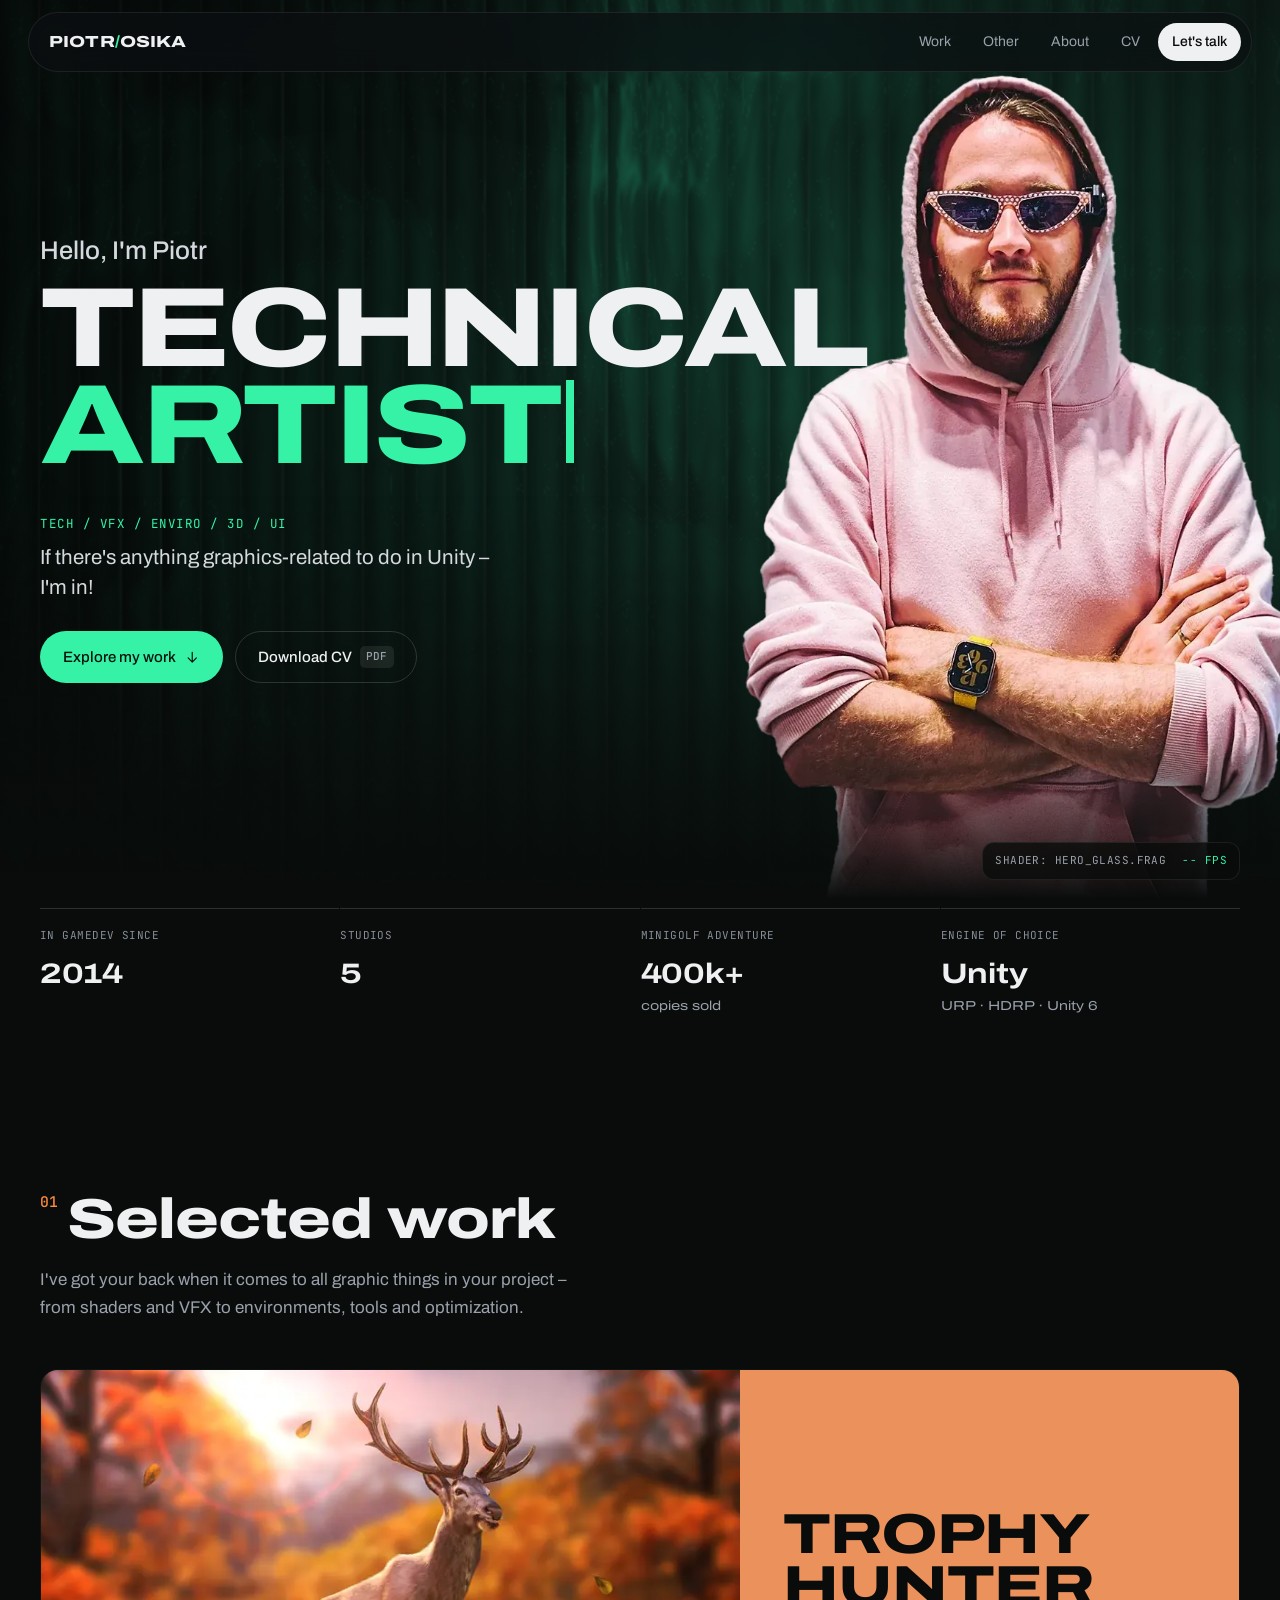
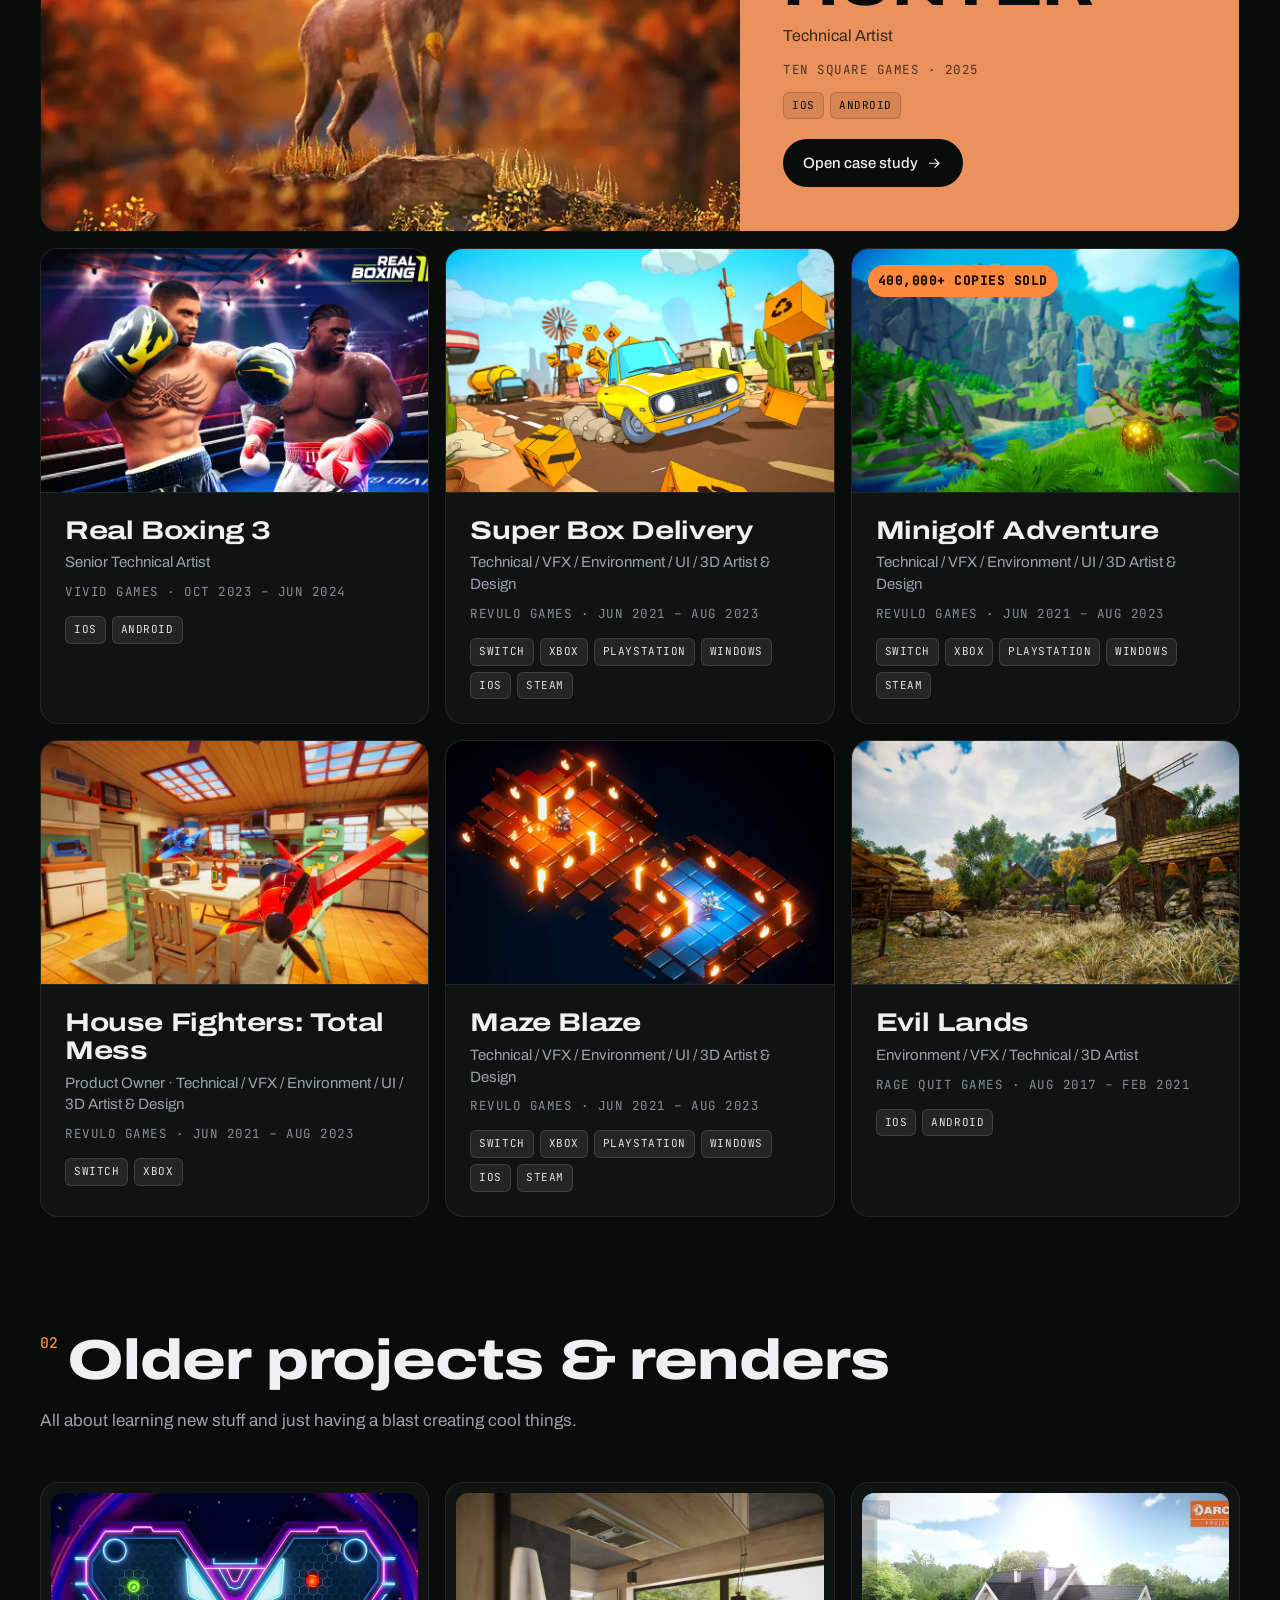
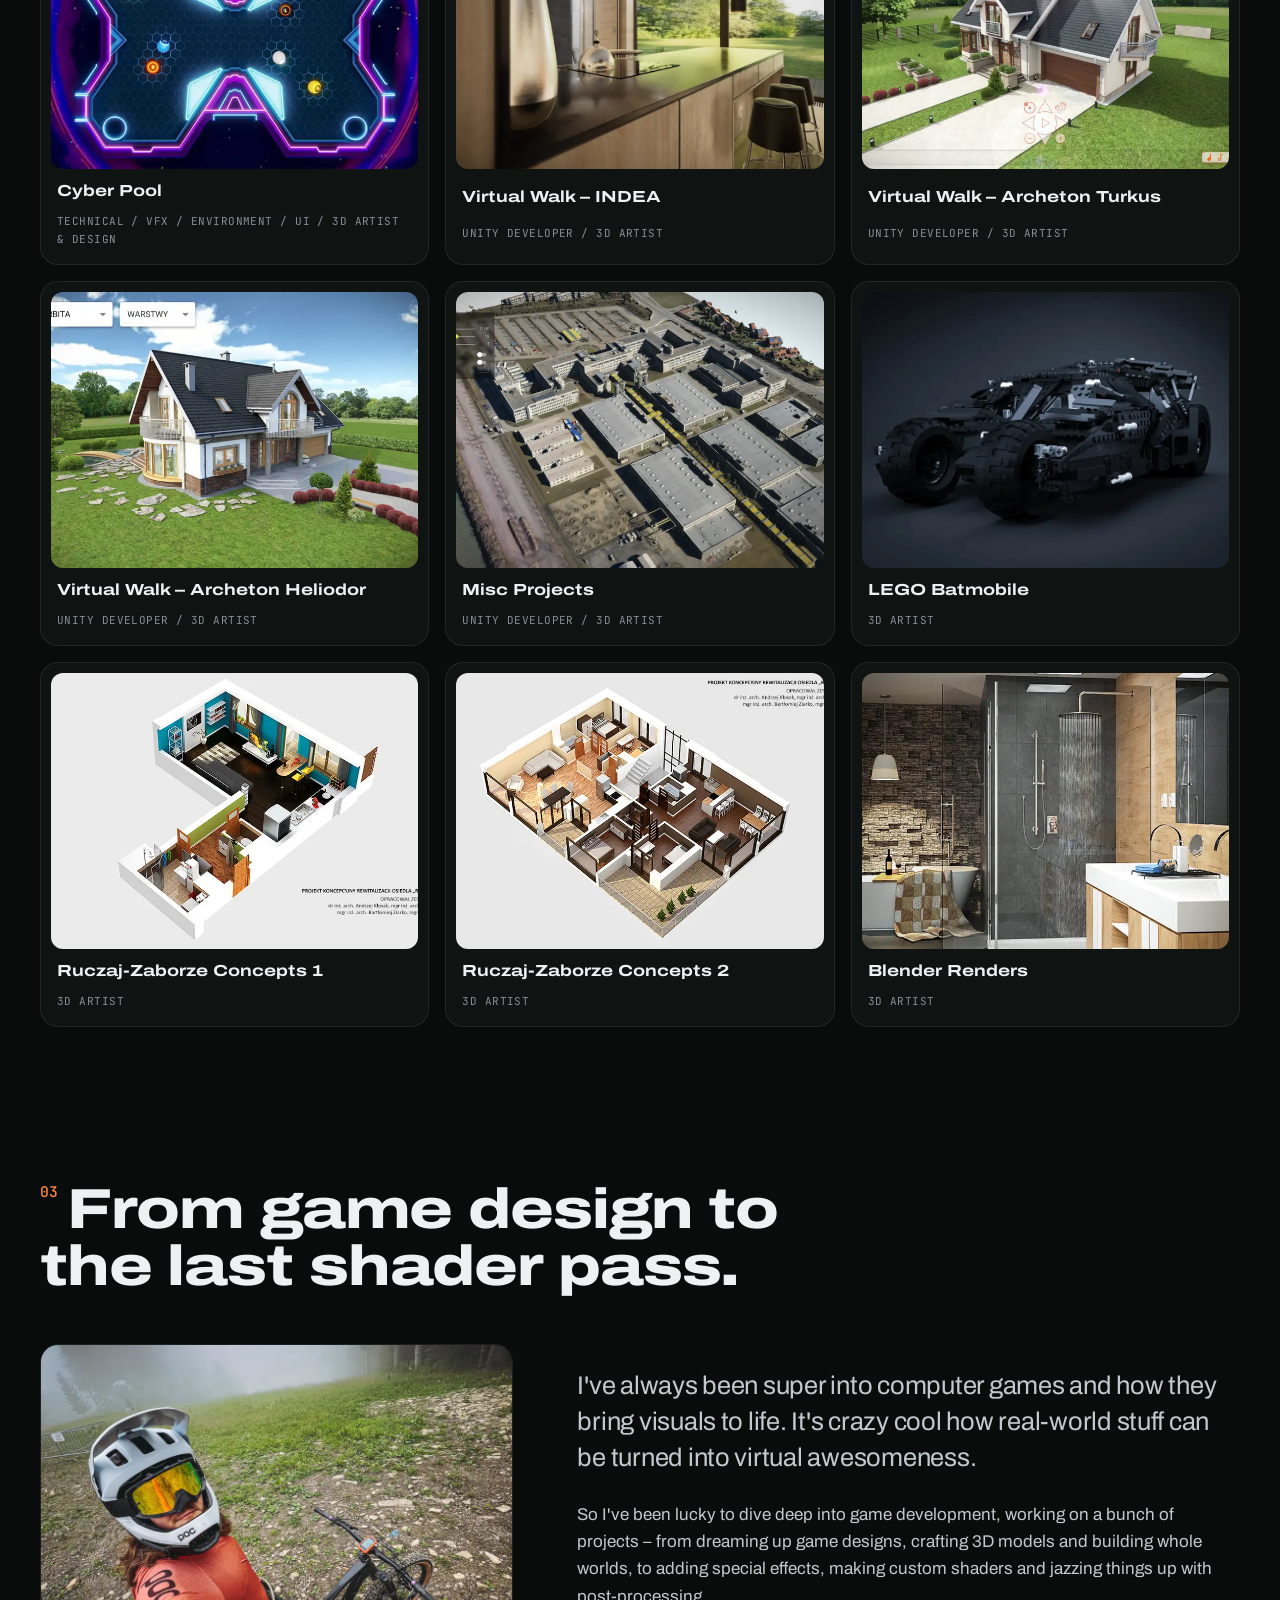
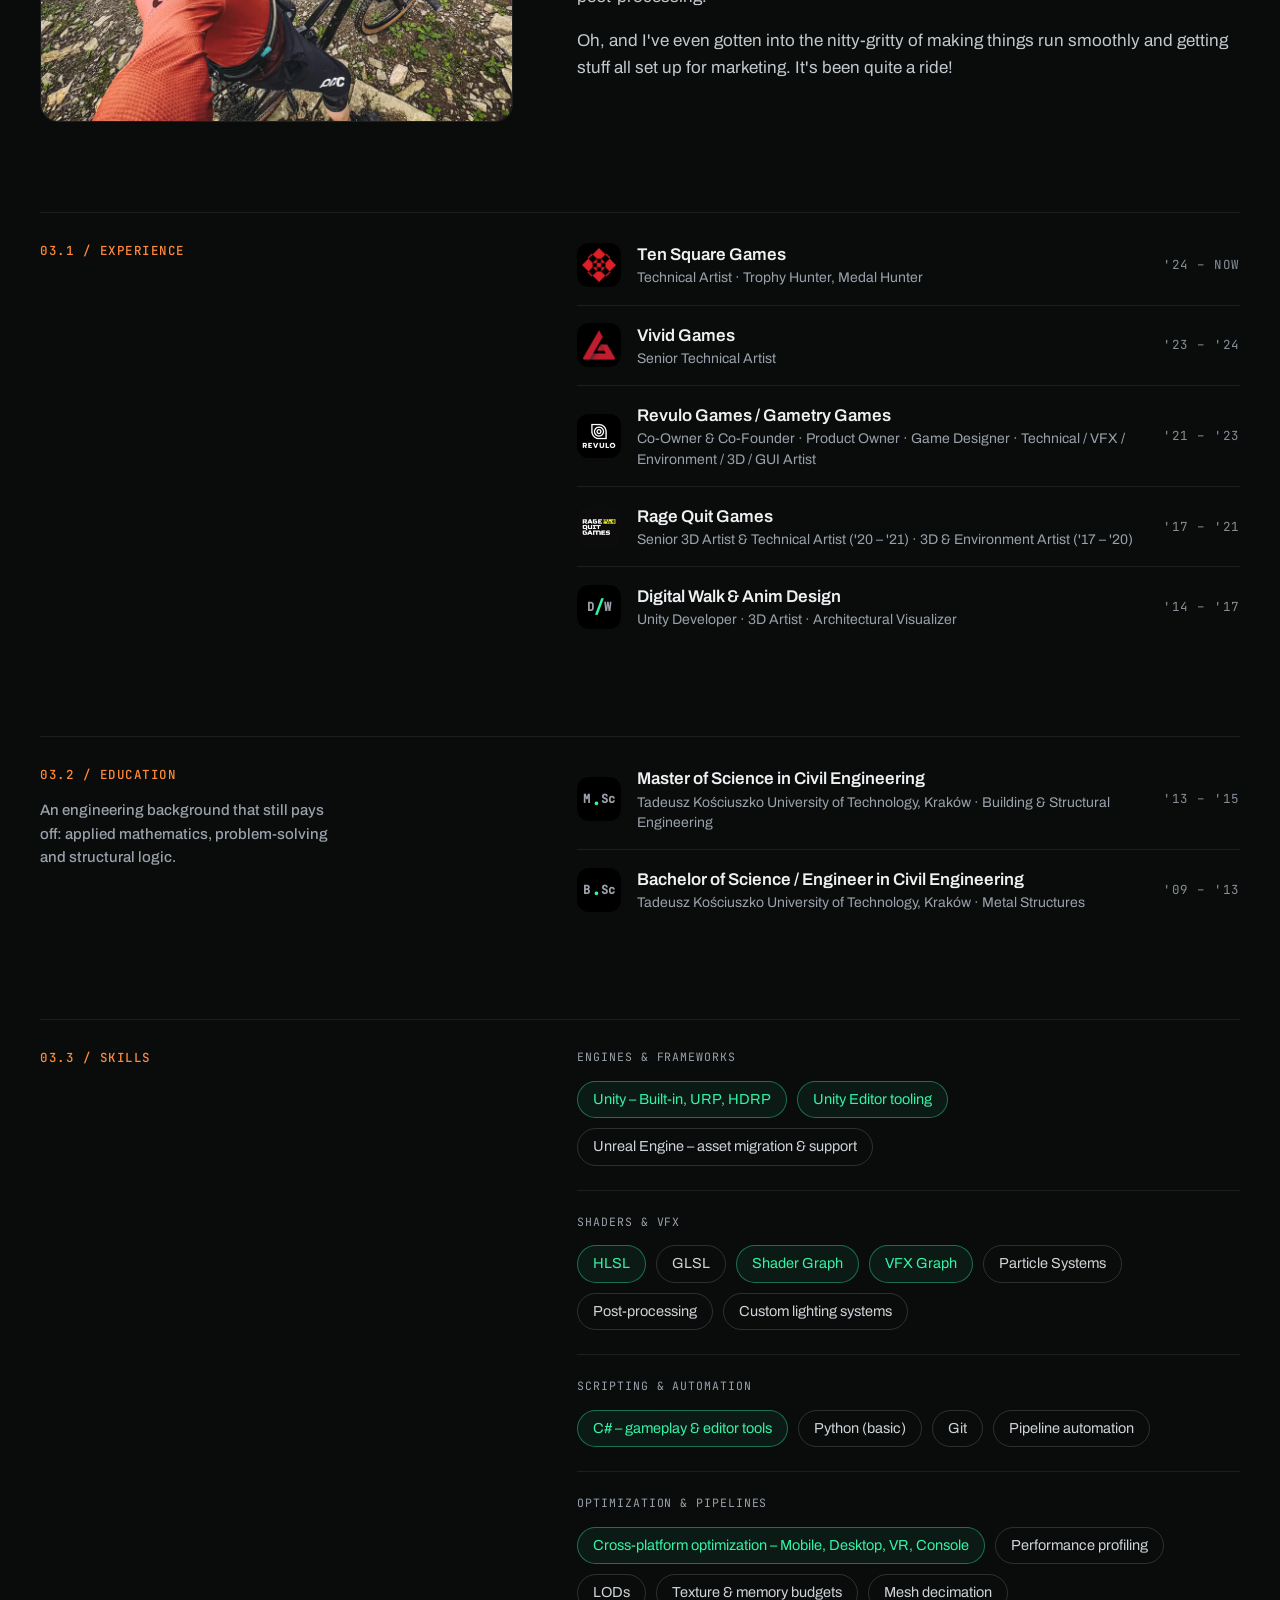
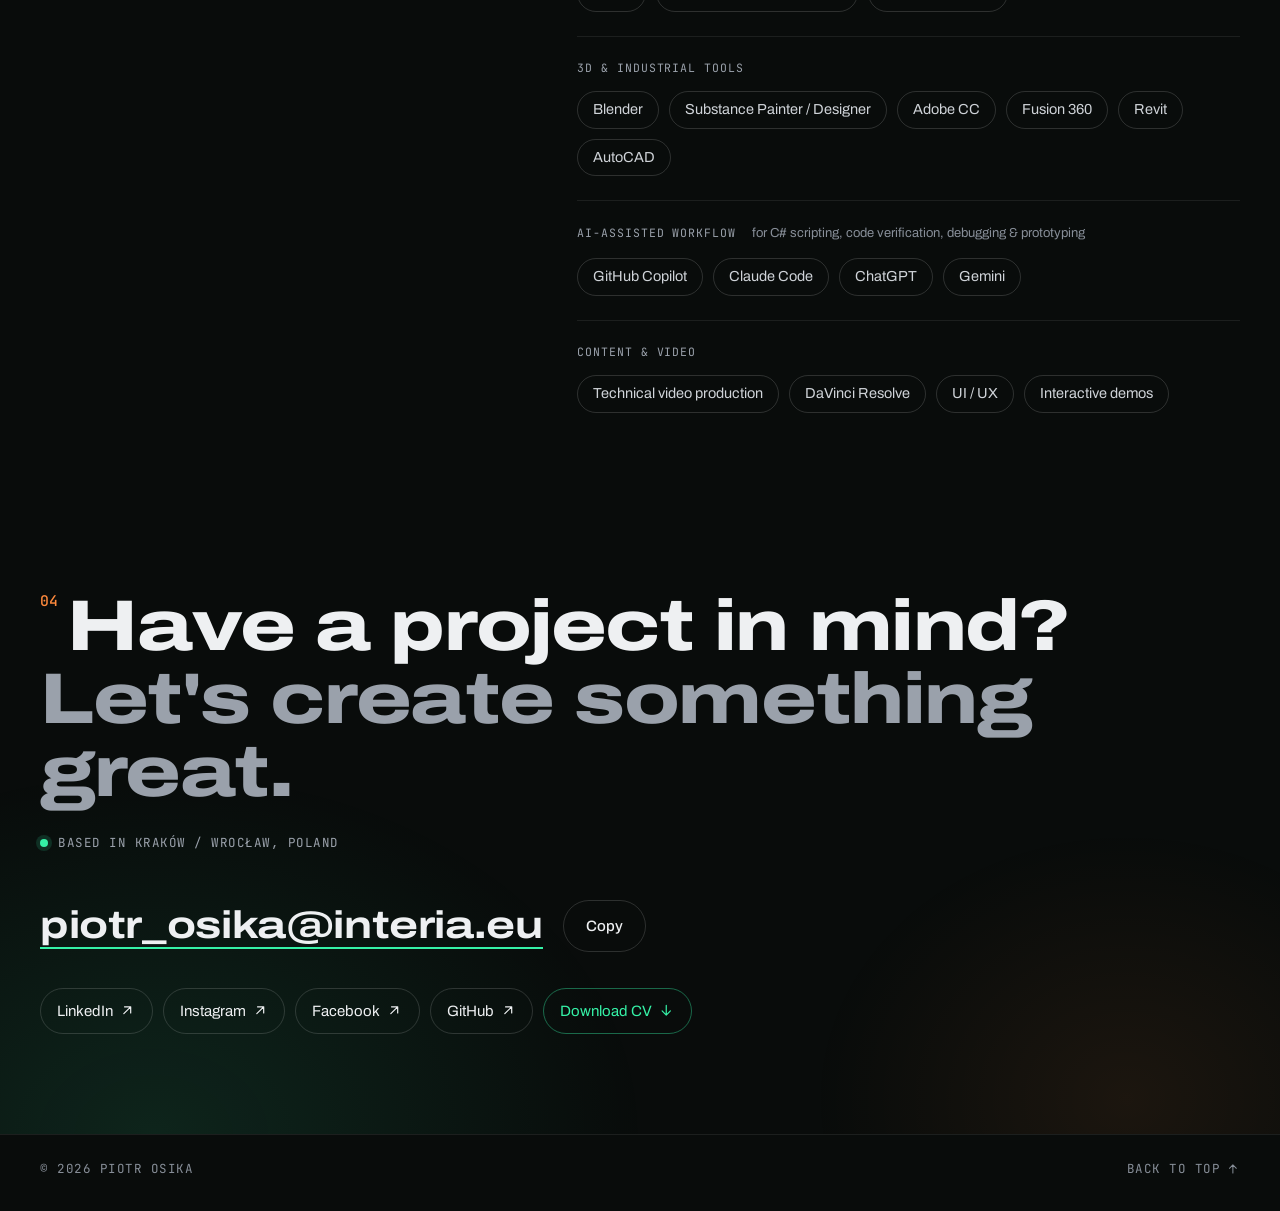
<file: index.html>
<!doctype html>
<html lang="en">
<head>
  <meta charset="utf-8">
  <meta name="viewport" content="width=device-width, initial-scale=1">
  <title>Piotr Osika – Technical Artist</title>
  <meta name="description" content="Piotr Osika – Technical, VFX, Environment, 3D & UI Artist. Shaders, effects, tools and worlds in Unity.">
  <meta name="theme-color" content="#090c0b">
  <link rel="canonical" href="https://pietruh00s.github.io/">
  <meta property="og:type" content="website">
  <meta property="og:url" content="https://pietruh00s.github.io/">
  <meta property="og:title" content="Piotr Osika – Technical Artist">
  <meta property="og:description" content="Technical Artist with 10+ years in real-time graphics – shaders, VFX, tools and optimization in Unity. If there's anything graphics-related to do in Unity – I'm in!">
  <meta property="og:image" content="https://pietruh00s.github.io/assets/og.jpg?v=2">
  <meta property="og:image:width" content="1200">
  <meta property="og:image:height" content="630">
  <meta property="og:image:alt" content="Piotr Osika – Technical Artist. Shaders, VFX, Tools, Unity.">
  <meta name="twitter:card" content="summary_large_image">
  <meta name="twitter:image" content="https://pietruh00s.github.io/assets/og.jpg?v=2">
  <link rel="icon" href="assets/favicon.svg" type="image/svg+xml">
  <link rel="preload" href="assets/fonts/Archivo-latin-b92029.woff2" as="font" type="font/woff2" crossorigin>
  <link rel="stylesheet" href="assets/css/style.css?v=20261029k">
</head>
<body>
  <svg width="0" height="0" style="position:absolute" aria-hidden="true" focusable="false">
    <symbol id="i-arrow-right" viewBox="0 0 24 24"><path d="M5 12h14M13 6l6 6-6 6"/></symbol>
    <symbol id="i-arrow-left" viewBox="0 0 24 24"><path d="M19 12H5M11 6l-6 6 6 6"/></symbol>
    <symbol id="i-arrow-down" viewBox="0 0 24 24"><path d="M12 5v14M6 13l6 6 6-6"/></symbol>
    <symbol id="i-arrow-up" viewBox="0 0 24 24"><path d="M12 19V5M6 11l6-6 6 6"/></symbol>
    <symbol id="i-external" viewBox="0 0 24 24"><path d="M7 17 17 7M8 7h9v9"/></symbol>
    <symbol id="i-close" viewBox="0 0 24 24"><path d="M6 6l12 12M18 6 6 18"/></symbol>
    <symbol id="i-chevron-left" viewBox="0 0 24 24"><path d="M15 5l-7 7 7 7"/></symbol>
    <symbol id="i-chevron-right" viewBox="0 0 24 24"><path d="M9 5l7 7-7 7"/></symbol>
    <symbol id="i-play" viewBox="0 0 24 24"><path class="fill" d="M8 5.6v12.8a.8.8 0 0 0 1.2.7l10.4-6.4a.8.8 0 0 0 0-1.4L9.2 4.9a.8.8 0 0 0-1.2.7Z"/></symbol>
    <symbol id="i-split" viewBox="0 0 24 24"><path d="M9 7l-5 5 5 5M15 7l5 5-5 5"/></symbol>
  </svg>
  <a class="skip" href="#work">Skip to work</a>

  <header class="nav">
    <a class="nav__logo" href="#top" aria-label="Piotr Osika – home">PIOTR<span>/</span>OSIKA</a>
    <nav class="nav__links" aria-label="Main">
      <div class="nav__menu" id="nav-menu">
        <a href="#work">Work</a>
        <a href="#other">Other</a>
        <a href="#about">About</a>
        <a href="assets/Piotr-Osika-Resume.pdf" target="_blank" rel="noopener">CV</a>
      </div>
      <button class="nav__toggle" type="button" aria-expanded="false" aria-controls="nav-menu">Menu</button>
      <a class="nav__cta" href="#contact">Let's talk</a>
    </nav>
  </header>

  <main>
    <section class="hero" id="top" aria-labelledby="hero-title">
      <canvas class="hero__gl" aria-hidden="true"></canvas>
      <div class="hero__grain" aria-hidden="true"></div>
      <div class="hero__stage wrap">
        <p class="hero__hello">Hello, I'm Piotr</p>
        <h1 id="hero-title" class="hero__title">
          <span class="hero__line" style="--i:0">Technical</span>
          <span class="hero__line hero__line--accent" style="--i:1">Artist<span class="caret" aria-hidden="true"></span></span>
        </h1>
        <div class="hero__copy">
          <p class="hero__lead"><span class="hero__roles mono">Tech / VFX / Enviro / 3D / UI</span>If there's anything graphics-related to do in Unity – I'm&nbsp;in!</p>
          <div class="hero__actions">
            <a class="btn btn--primary" href="#work">Explore my work <svg class="i" aria-hidden="true"><use href="#i-arrow-down"/></svg></a>
            <a class="btn btn--ghost" href="assets/Piotr-Osika-Resume.pdf" download>Download CV <span class="mono btn__tag">PDF</span></a>
          </div>
        </div>
      </div>
      <img class="hero__cutout" src="assets/img/me-cutout.webp?v=3" alt="Piotr Osika in a pink hoodie and sunglasses" width="767" height="1126" fetchpriority="high">
      <p class="hero__stats mono" aria-hidden="true"><span>shader: hero_glass.frag</span><span class="stats">-- fps</span></p>
    </section>

    <dl class="hero__facts wrap">
      <div><dt class="mono">In gamedev since</dt><dd>2014</dd></div>
      <div><dt class="mono">Studios</dt><dd>5</dd></div>
      <div><dt class="mono">Minigolf Adventure</dt><dd>400k+ <small>copies sold</small></dd></div>
      <div><dt class="mono">Engine of choice</dt><dd>Unity <small>URP · HDRP · Unity&nbsp;6</small></dd></div>
    </dl>

    <section class="section" id="work" aria-labelledby="work-title">
      <div class="wrap">
        <header class="section__head">
          <h2 id="work-title"><span class="h-idx" aria-hidden="true">01</span>Selected work</h2>
          <p class="section__sub">I've got your back when it comes to all graphic things in your project – from shaders and VFX to environments, tools and optimization.</p>
        </header>
        <div class="bento" data-group="featured"></div>
      </div>
    </section>

    <section class="section section--tight" id="other" aria-labelledby="other-title">
      <div class="wrap">
        <header class="section__head">
          <h2 id="other-title"><span class="h-idx" aria-hidden="true">02</span>Older projects &amp; renders</h2>
          <p class="section__sub">All about learning new stuff and just having a blast creating cool things.</p>
        </header>
        <div class="tiles" data-group="other"></div>
      </div>
    </section>

    <section class="section" id="about" aria-labelledby="about-title">
      <div class="wrap about">
        <header class="section__head">
          <h2 id="about-title"><span class="h-idx" aria-hidden="true">03</span>From game design to the last shader pass.</h2>
        </header>
        <div class="about__grid">
          <figure class="about__photo">
            <img src="assets/img/me-about.webp" alt="Portrait of Piotr Osika" loading="lazy" width="900" height="1100">
          </figure>
          <div class="about__text">
            <p class="about__lead">I've always been super into computer games and how they bring visuals to life. It's crazy cool how real-world stuff can be turned into virtual awesomeness.</p>
            <p>So I've been lucky to dive deep into game development, working on a bunch of projects – from dreaming up game designs, crafting 3D models and building whole worlds, to adding special effects, making custom shaders and jazzing things up with post-processing.</p>
            <p>Oh, and I've even gotten into the nitty-gritty of making things run smoothly and getting stuff all set up for marketing. It's been quite a ride!</p>
          </div>
        </div>

        <div class="about__row">
          <h3 class="about__label mono">03.1 / Experience</h3>
          <ol class="xp">
              <li>
                <img src="assets/img/logo-tsg.webp" alt="" width="44" height="44" loading="lazy">
                <div><a href="https://tensquaregames.com/" target="_blank" rel="noopener">Ten Square Games</a><span>Technical Artist · Trophy Hunter, Medal Hunter</span></div>
                <time class="mono">'24 – now</time>
              </li>
              <li>
                <img src="assets/img/logo-vivid.webp" alt="" width="44" height="44" loading="lazy">
                <div><a href="https://vividgames.com/" target="_blank" rel="noopener">Vivid Games</a><span>Senior Technical Artist</span></div>
                <time class="mono">'23 – '24</time>
              </li>
              <li>
                <img class="full" src="assets/img/logo-revulo.webp" alt="" width="44" height="44" loading="lazy">
                <div><a href="https://www.revulogames.com/" target="_blank" rel="noopener">Revulo Games / Gametry Games</a><span>Co-Owner &amp; Co-Founder · Product Owner · Game Designer · Technical / VFX / Environment / 3D / GUI Artist</span></div>
                <time class="mono">'21 – '23</time>
              </li>
              <li>
                <img class="full" src="assets/img/logo-rage.webp" alt="" width="44" height="44" loading="lazy">
                <div><a href="https://ragequitgames.com/" target="_blank" rel="noopener">Rage Quit Games</a><span>Senior 3D Artist &amp; Technical Artist ('20 – '21) · 3D &amp; Environment Artist ('17 – '20)</span></div>
                <time class="mono">'17 – '21</time>
              </li>
              <li>
                <span class="xp__blank" aria-hidden="true">D<b>/</b>W</span>
                <div><b>Digital Walk &amp; Anim Design</b><span>Unity Developer · 3D Artist · Architectural Visualizer</span></div>
                <time class="mono">'14 – '17</time>
              </li>
          </ol>
        </div>

        <div class="about__row">
          <div class="about__label mono">
            <h3>03.2 / Education</h3>
            <p>An engineering background that still pays off: applied mathematics, problem-solving and structural logic.</p>
          </div>
          <ol class="xp">
              <li>
                <span class="xp__blank" aria-hidden="true">M<b>.</b>Sc</span>
                <div><b>Master of Science in Civil Engineering</b><span>Tadeusz Kościuszko University of Technology, Kraków · Building &amp; Structural Engineering</span></div>
                <time class="mono">'13 – '15</time>
              </li>
              <li>
                <span class="xp__blank" aria-hidden="true">B<b>.</b>Sc</span>
                <div><b>Bachelor of Science / Engineer in Civil Engineering</b><span>Tadeusz Kościuszko University of Technology, Kraków · Metal Structures</span></div>
                <time class="mono">'09 – '13</time>
              </li>
          </ol>
        </div>

        <div class="about__row">
          <h3 class="about__label mono">03.3 / Skills</h3>
          <dl class="skillset">
              <div>
                <dt class="mono">Engines &amp; frameworks</dt>
                <dd><ul class="skills"><li class="hot">Unity – Built-in, URP, HDRP</li><li class="hot">Unity Editor tooling</li><li>Unreal Engine – asset migration &amp; support</li></ul></dd>
              </div>
              <div>
                <dt class="mono">Shaders &amp; VFX</dt>
                <dd><ul class="skills"><li class="hot">HLSL</li><li>GLSL</li><li class="hot">Shader Graph</li><li class="hot">VFX Graph</li><li>Particle Systems</li><li>Post-processing</li><li>Custom lighting systems</li></ul></dd>
              </div>
              <div>
                <dt class="mono">Scripting &amp; automation</dt>
                <dd><ul class="skills"><li class="hot">C# – gameplay &amp; editor tools</li><li>Python (basic)</li><li>Git</li><li>Pipeline automation</li></ul></dd>
              </div>
              <div>
                <dt class="mono">Optimization &amp; pipelines</dt>
                <dd><ul class="skills"><li class="hot">Cross-platform optimization – Mobile, Desktop, VR, Console</li><li>Performance profiling</li><li>LODs</li><li>Texture &amp; memory budgets</li><li>Mesh decimation</li></ul></dd>
              </div>
              <div>
                <dt class="mono">3D &amp; industrial tools</dt>
                <dd><ul class="skills"><li>Blender</li><li>Substance Painter / Designer</li><li>Adobe CC</li><li>Fusion 360</li><li>Revit</li><li>AutoCAD</li></ul></dd>
              </div>
              <div>
                <dt class="mono">AI-assisted workflow <span>for C# scripting, code verification, debugging &amp; prototyping</span></dt>
                <dd><ul class="skills"><li>GitHub Copilot</li><li>Claude Code</li><li>ChatGPT</li><li>Gemini</li></ul></dd>
              </div>
              <div>
                <dt class="mono">Content &amp; video</dt>
                <dd><ul class="skills"><li>Technical video production</li><li>DaVinci Resolve</li><li>UI / UX</li><li>Interactive demos</li></ul></dd>
              </div>
          </dl>
        </div>
      </div>
    </section>

    <section class="section contact" id="contact" aria-labelledby="contact-title">
      <div class="wrap">
        <h2 id="contact-title" class="contact__title"><span class="h-idx" aria-hidden="true">04</span>Have a project in mind?<br><span>Let's create something great.</span></h2>
        <p class="contact__loc mono"><span class="dot" aria-hidden="true"></span>Based in Kraków / Wrocław, Poland</p>
        <div class="contact__mail">
          <a class="contact__email" href="mailto:piotr_osika@interia.eu">piotr_osika@interia.eu</a>
          <button class="btn btn--ghost copy" type="button" data-copy="piotr_osika@interia.eu">Copy</button>
        </div>
        <ul class="socials">
          <li><a href="https://www.linkedin.com/in/piotr-osika/" target="_blank" rel="noopener">LinkedIn <svg class="i" aria-hidden="true"><use href="#i-external"/></svg></a></li>
          <li><a href="https://www.instagram.com/piotrosika/" target="_blank" rel="noopener">Instagram <svg class="i" aria-hidden="true"><use href="#i-external"/></svg></a></li>
          <li><a href="https://www.facebook.com/piotr.osika" target="_blank" rel="noopener">Facebook <svg class="i" aria-hidden="true"><use href="#i-external"/></svg></a></li>
          <li><a href="https://github.com/pietruh00s" target="_blank" rel="noopener">GitHub <svg class="i" aria-hidden="true"><use href="#i-external"/></svg></a></li>
          <li><a class="socials__cv" href="assets/Piotr-Osika-Resume.pdf" download>Download CV <svg class="i" aria-hidden="true"><use href="#i-arrow-down"/></svg></a></li>
        </ul>
      </div>
    </section>
  </main>

  <footer class="footer wrap mono">
    <span>© <span class="year">2026</span> Piotr Osika</span>
    <a href="#top">Back to top <svg class="i" aria-hidden="true"><use href="#i-arrow-up"/></svg></a>
  </footer>

  <dialog class="case" aria-labelledby="case-title">
    <div class="case__bar">
      <button class="case__close btn btn--ghost" type="button" aria-label="Close project"><svg class="i" aria-hidden="true"><use href="#i-arrow-left"/></svg> Back</button>
      <nav class="case__pager mono" aria-label="Project navigation">
        <a class="case__prev" href="#"><svg class="i" aria-hidden="true"><use href="#i-arrow-left"/></svg> Prev</a>
        <a class="case__next" href="#">Next <svg class="i" aria-hidden="true"><use href="#i-arrow-right"/></svg></a>
      </nav>
    </div>
    <article class="case__body"></article>
  </dialog>

  <div class="lightbox" hidden>
    <button class="lightbox__close" type="button" aria-label="Close image"><svg class="i" aria-hidden="true"><use href="#i-close"/></svg></button>
    <button class="lightbox__nav lightbox__prev" type="button" aria-label="Previous image"><svg class="i" aria-hidden="true"><use href="#i-chevron-left"/></svg></button>
    <button class="lightbox__nav lightbox__next" type="button" aria-label="Next image"><svg class="i" aria-hidden="true"><use href="#i-chevron-right"/></svg></button>
    <p class="lightbox__count mono"></p>
  </div>

  <script src="assets/js/data.js?v=20261029k"></script>
  <script src="assets/js/main.js?v=20261029k" type="module"></script>
</body>
</html>
</file>
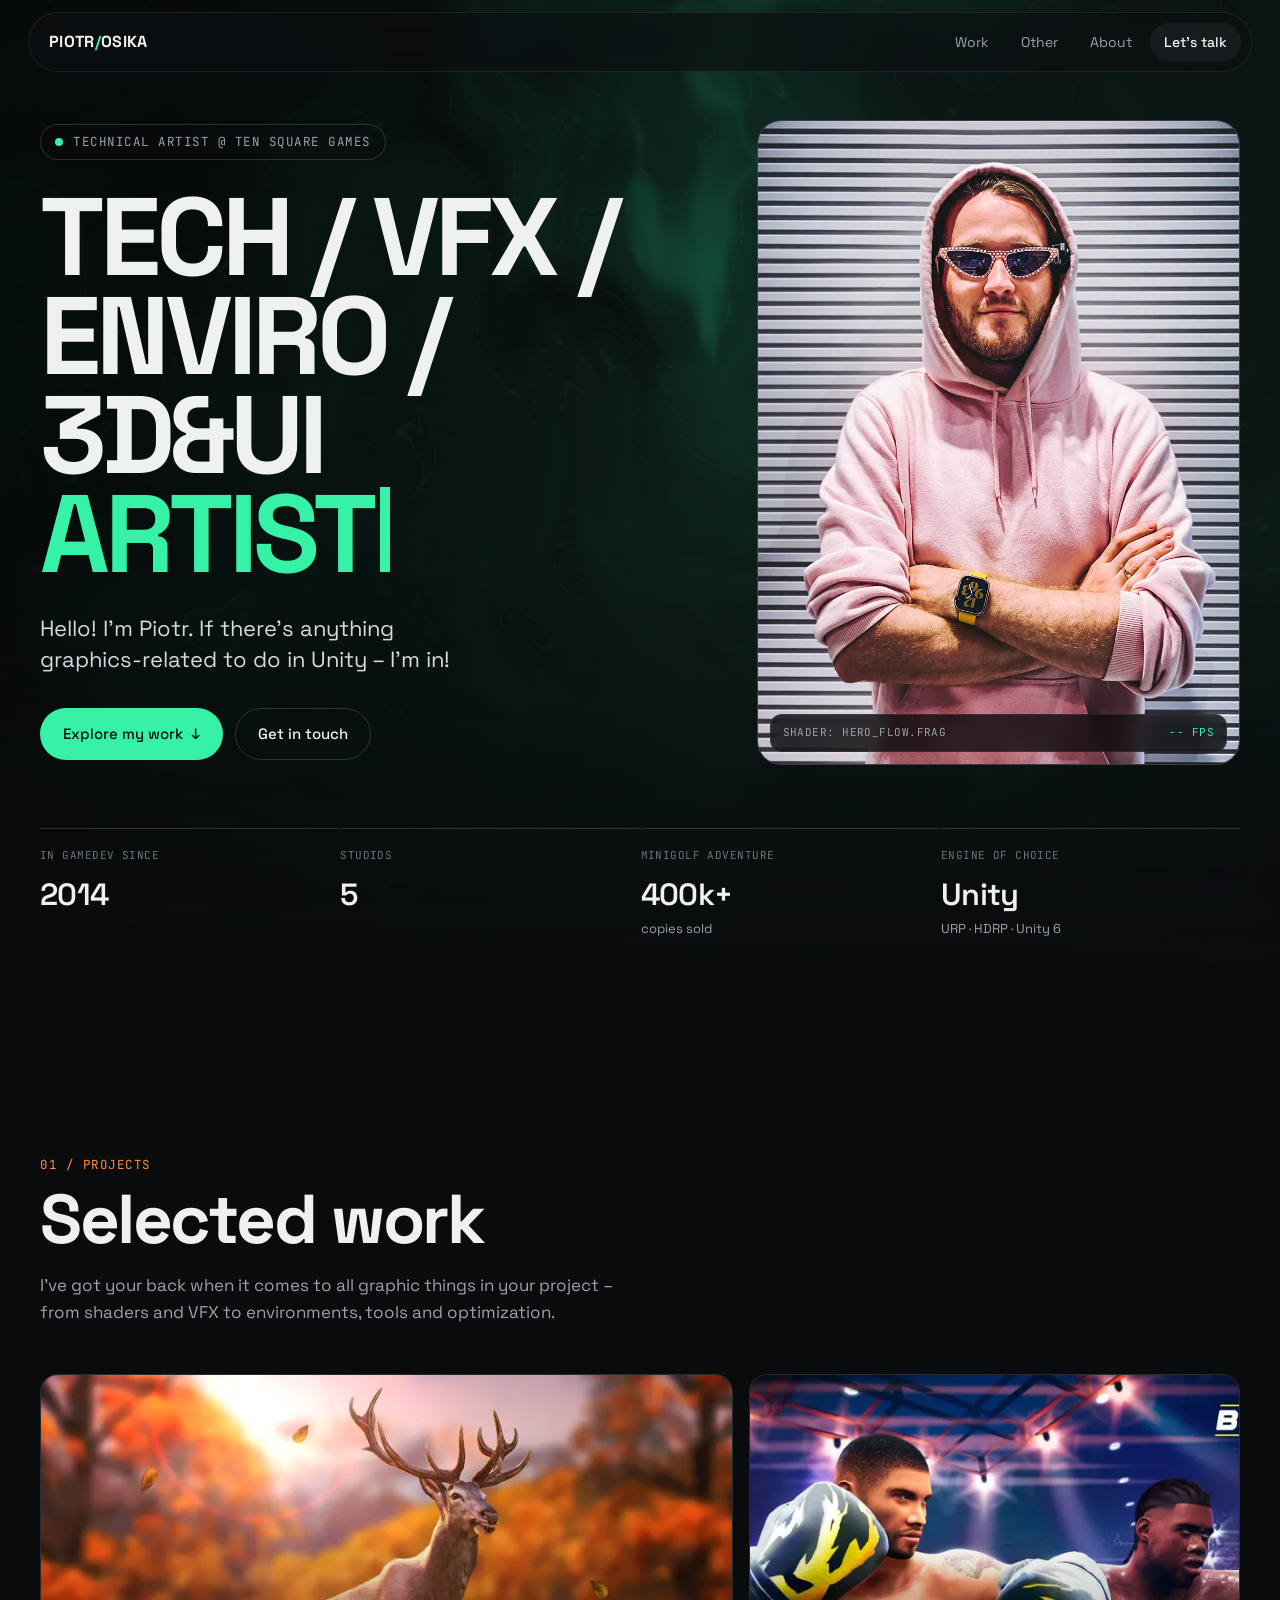
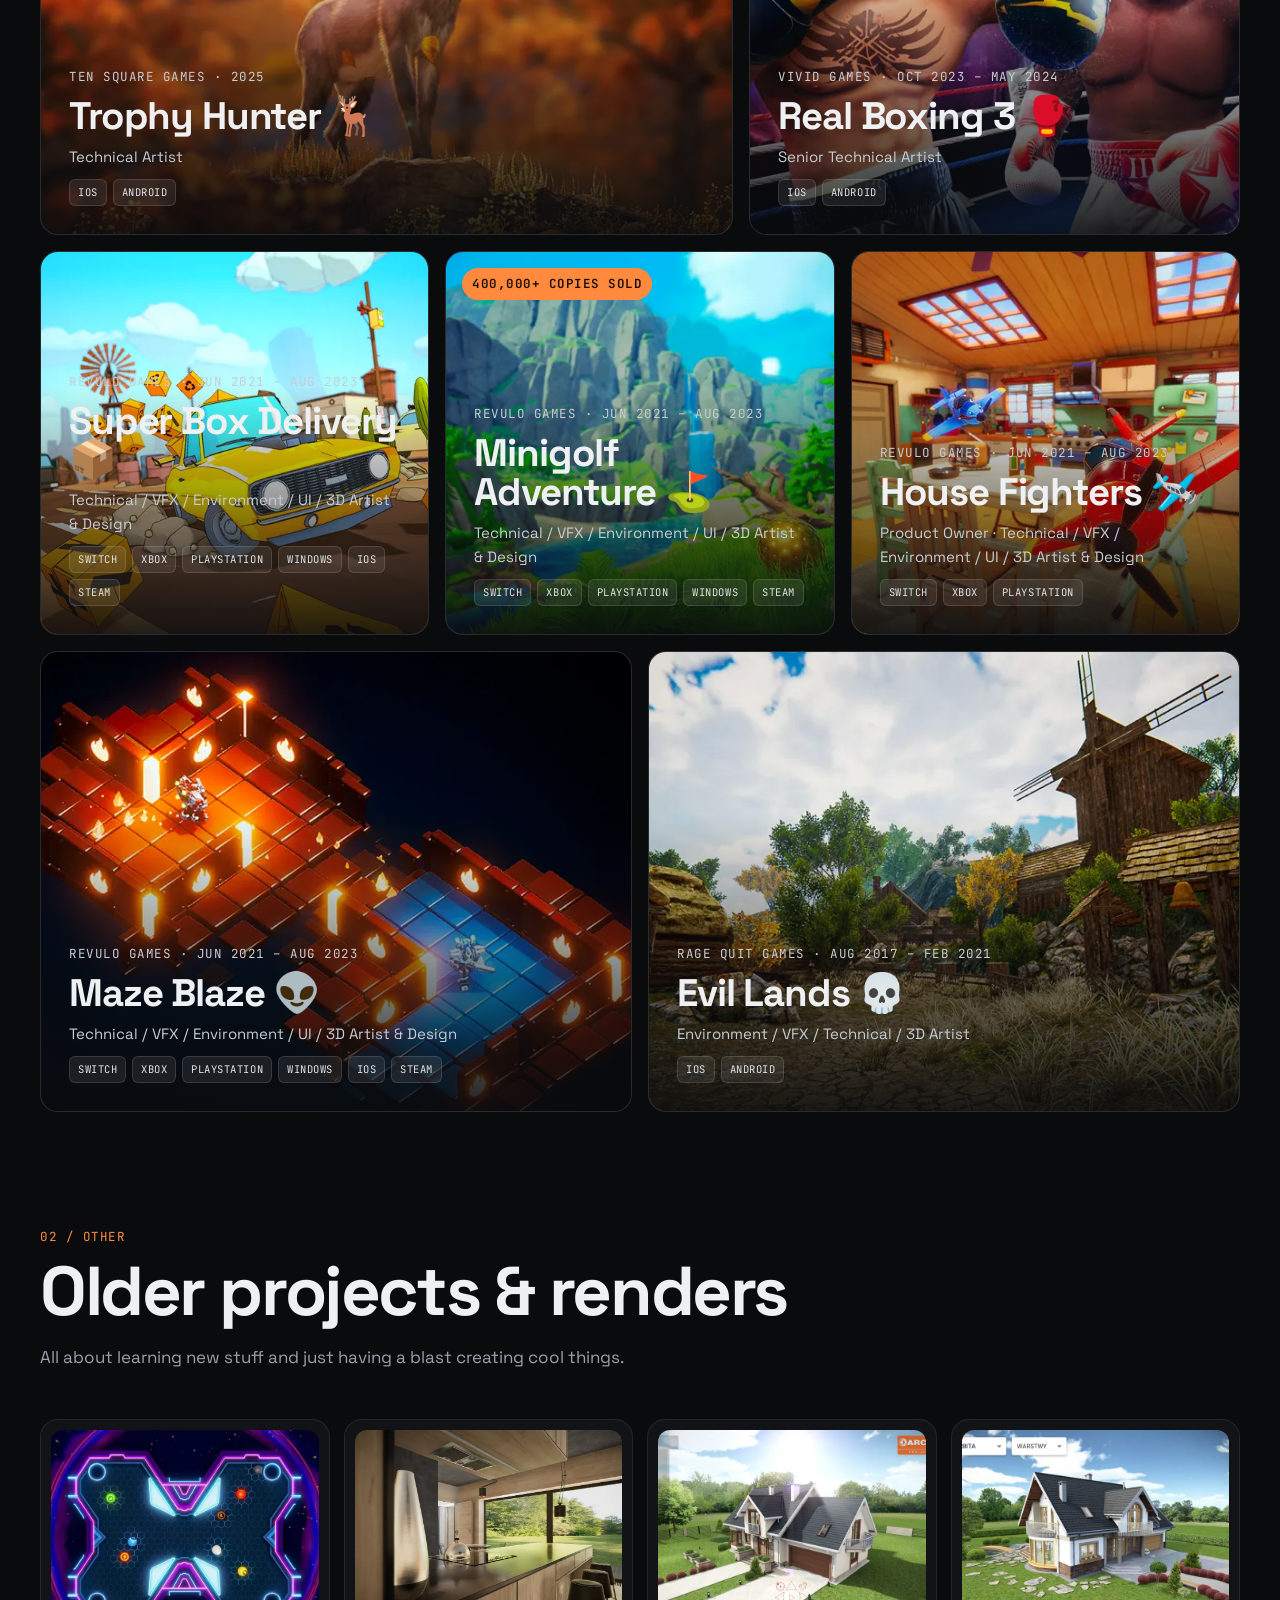
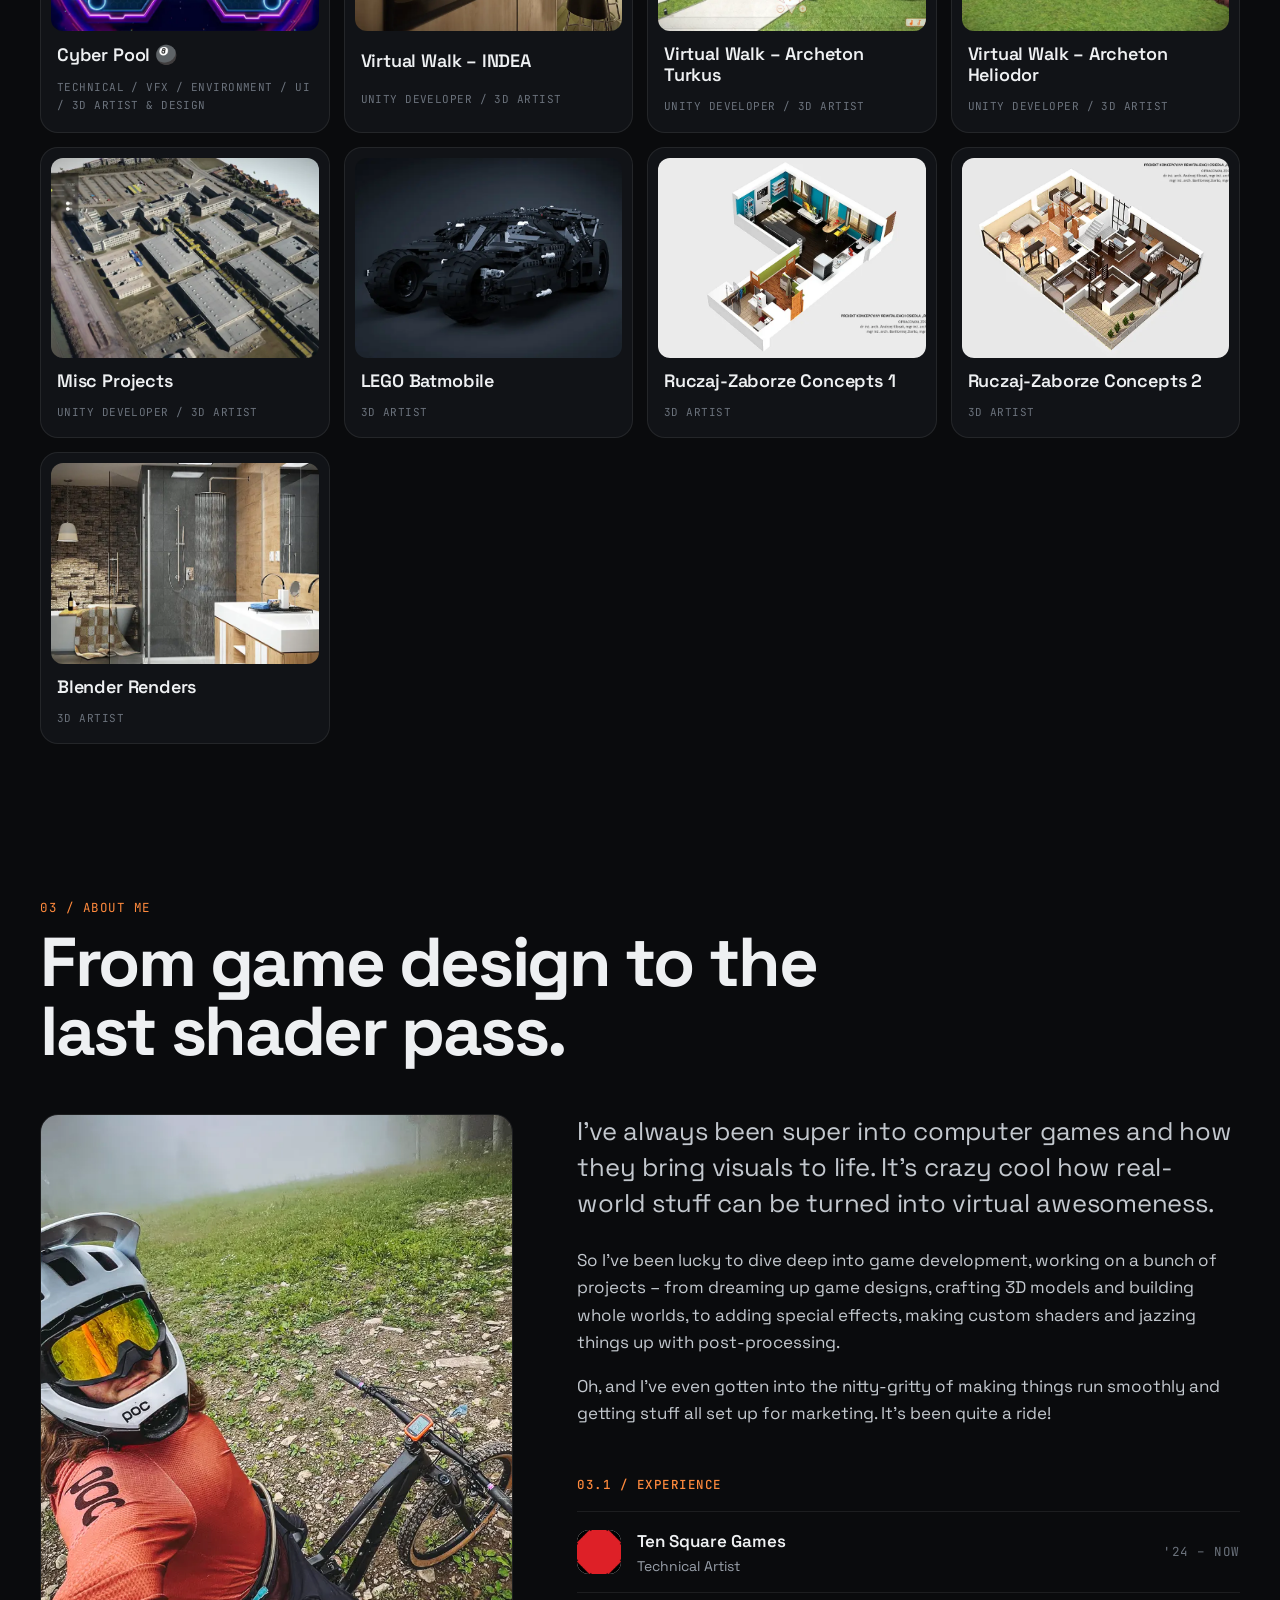
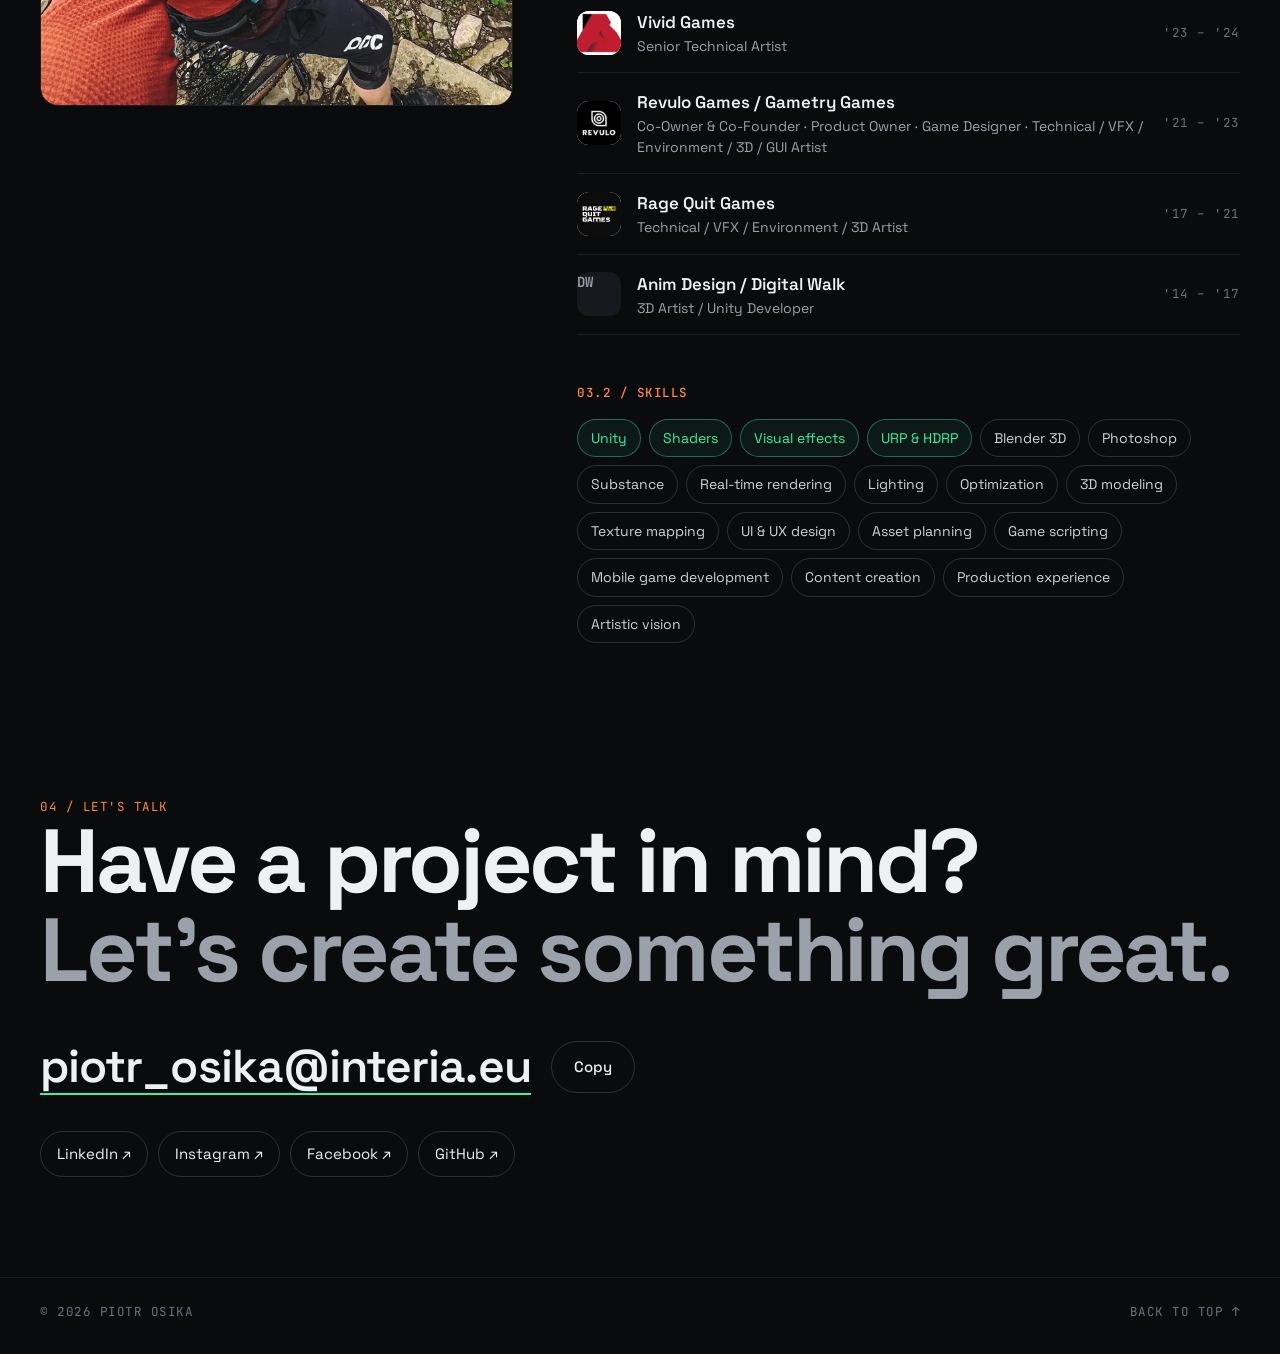
<file: docs/index.html>
<!doctype html>
<html lang="en">
<head>
  <meta charset="utf-8">
  <meta name="viewport" content="width=device-width, initial-scale=1">
  <title>Piotr Osika – Technical Artist</title>
  <meta name="description" content="Piotr Osika – Technical, VFX, Environment, 3D & UI Artist. Shaders, effects, tools and worlds in Unity.">
  <meta name="theme-color" content="#0a0b0d">
  <meta property="og:title" content="Piotr Osika – Technical Artist">
  <meta property="og:description" content="If there's anything graphics-related to do in Unity – I'm in!">
  <meta property="og:image" content="assets/img/trophy-hunter/01.webp">
  <meta property="og:type" content="website">
  <link rel="icon" href="assets/favicon.svg" type="image/svg+xml">
  <link rel="preconnect" href="https://fonts.googleapis.com">
  <link rel="preconnect" href="https://fonts.gstatic.com" crossorigin>
  <link href="https://fonts.googleapis.com/css2?family=JetBrains+Mono:wght@400;500&family=Space+Grotesk:wght@400;500;600;700&display=swap" rel="stylesheet">
  <link rel="stylesheet" href="assets/css/style.css">
</head>
<body>
  <a class="skip" href="#work">Skip to work</a>

  <header class="nav" id="top">
    <a class="nav__logo" href="#top" aria-label="Piotr Osika – home">PIOTR<span>/</span>OSIKA</a>
    <nav class="nav__links" aria-label="Main">
      <a href="#work">Work</a>
      <a href="#other">Other</a>
      <a href="#about">About</a>
      <a class="nav__cta" href="#contact">Let's talk</a>
    </nav>
  </header>

  <main>
    <section class="hero" aria-labelledby="hero-title">
      <canvas class="hero__gl" aria-hidden="true"></canvas>
      <div class="hero__grain" aria-hidden="true"></div>
      <div class="hero__inner wrap">
        <div class="hero__copy">
          <p class="mono eyebrow"><span class="dot"></span>Technical Artist @ Ten Square Games</p>
          <h1 id="hero-title" class="hero__title">
            <span class="hero__line">Tech&nbsp;/ VFX&nbsp;/</span>
            <span class="hero__line">Enviro&nbsp;/ 3D&amp;UI</span>
            <span class="hero__line hero__line--accent">Artist<span class="caret" aria-hidden="true"></span></span>
          </h1>
          <p class="hero__lead">Hello! I'm Piotr. If there's anything graphics-related to do in Unity – I'm&nbsp;in!</p>
          <div class="hero__actions">
            <a class="btn btn--primary" href="#work">Explore my work <span aria-hidden="true">↓</span></a>
            <a class="btn btn--ghost" href="#contact">Get in touch</a>
          </div>
        </div>
        <figure class="hero__portrait">
          <img src="assets/img/me-hero.webp" alt="Piotr Osika in a pink hoodie and sunglasses" width="900" height="1200" fetchpriority="high">
          <figcaption class="mono">
            <span>shader: hero_flow.frag</span>
            <span class="stats" aria-hidden="true">-- fps</span>
          </figcaption>
        </figure>
      </div>
      <dl class="hero__facts wrap">
        <div><dt class="mono">In gamedev since</dt><dd>2014</dd></div>
        <div><dt class="mono">Studios</dt><dd>5</dd></div>
        <div><dt class="mono">Minigolf Adventure</dt><dd>400k+ <small>copies sold</small></dd></div>
        <div><dt class="mono">Engine of choice</dt><dd>Unity <small>URP · HDRP · Unity&nbsp;6</small></dd></div>
      </dl>
    </section>

    <section class="section" id="work" aria-labelledby="work-title">
      <div class="wrap">
        <header class="section__head">
          <p class="mono idx">01 / Projects</p>
          <h2 id="work-title">Selected work</h2>
          <p class="section__sub">I've got your back when it comes to all graphic things in your project – from shaders and VFX to environments, tools and optimization.</p>
        </header>
        <div class="bento" data-group="featured"></div>
      </div>
    </section>

    <section class="section section--tight" id="other" aria-labelledby="other-title">
      <div class="wrap">
        <header class="section__head">
          <p class="mono idx">02 / Other</p>
          <h2 id="other-title">Older projects &amp; renders</h2>
          <p class="section__sub">All about learning new stuff and just having a blast creating cool things.</p>
        </header>
        <div class="tiles" data-group="other"></div>
      </div>
    </section>

    <section class="section" id="about" aria-labelledby="about-title">
      <div class="wrap about">
        <header class="section__head">
          <p class="mono idx">03 / About me</p>
          <h2 id="about-title">From game design to the last shader pass.</h2>
        </header>
        <div class="about__grid">
          <figure class="about__photo">
            <img src="assets/img/me-about.webp" alt="Portrait of Piotr Osika" loading="lazy" width="900" height="1100">
          </figure>
          <div class="about__text">
            <p class="about__lead">I've always been super into computer games and how they bring visuals to life. It's crazy cool how real-world stuff can be turned into virtual awesomeness.</p>
            <p>So I've been lucky to dive deep into game development, working on a bunch of projects – from dreaming up game designs, crafting 3D models and building whole worlds, to adding special effects, making custom shaders and jazzing things up with post-processing.</p>
            <p>Oh, and I've even gotten into the nitty-gritty of making things run smoothly and getting stuff all set up for marketing. It's been quite a ride!</p>

            <h3 class="mono sub">03.1 / Experience</h3>
            <ol class="xp">
              <li>
                <img src="assets/img/logo-tsg.webp" alt="" width="44" height="44" loading="lazy">
                <div><a href="https://tensquaregames.com/" target="_blank" rel="noopener">Ten Square Games</a><span>Technical Artist</span></div>
                <time class="mono">'24 – now</time>
              </li>
              <li>
                <img src="assets/img/logo-vivid.webp" alt="" width="44" height="44" loading="lazy">
                <div><a href="https://vividgames.com/" target="_blank" rel="noopener">Vivid Games</a><span>Senior Technical Artist</span></div>
                <time class="mono">'23 – '24</time>
              </li>
              <li>
                <img src="assets/img/logo-revulo.webp" alt="" width="44" height="44" loading="lazy">
                <div><a href="https://www.revulogames.com/" target="_blank" rel="noopener">Revulo Games / Gametry Games</a><span>Co-Owner &amp; Co-Founder · Product Owner · Game Designer · Technical / VFX / Environment / 3D / GUI Artist</span></div>
                <time class="mono">'21 – '23</time>
              </li>
              <li>
                <img src="assets/img/logo-rage.webp" alt="" width="44" height="44" loading="lazy">
                <div><a href="https://ragequitgames.com/" target="_blank" rel="noopener">Rage Quit Games</a><span>Technical / VFX / Environment / 3D Artist</span></div>
                <time class="mono">'17 – '21</time>
              </li>
              <li>
                <span class="xp__blank" aria-hidden="true">DW</span>
                <div><b>Anim Design / Digital Walk</b><span>3D Artist / Unity Developer</span></div>
                <time class="mono">'14 – '17</time>
              </li>
            </ol>

            <h3 class="mono sub">03.2 / Skills</h3>
            <ul class="skills">
              <li class="hot">Unity</li><li class="hot">Shaders</li><li class="hot">Visual effects</li><li class="hot">URP &amp; HDRP</li>
              <li>Blender 3D</li><li>Photoshop</li><li>Substance</li><li>Real-time rendering</li><li>Lighting</li><li>Optimization</li>
              <li>3D modeling</li><li>Texture mapping</li><li>UI &amp; UX design</li><li>Asset planning</li><li>Game scripting</li>
              <li>Mobile game development</li><li>Content creation</li><li>Production experience</li><li>Artistic vision</li>
            </ul>
          </div>
        </div>
      </div>
    </section>

    <section class="section contact" id="contact" aria-labelledby="contact-title">
      <div class="wrap">
        <p class="mono idx">04 / Let's talk</p>
        <h2 id="contact-title" class="contact__title">Have a project in mind?<br><span>Let's create something great.</span></h2>
        <div class="contact__mail">
          <a class="contact__email" href="mailto:piotr_osika@interia.eu">piotr_osika@interia.eu</a>
          <button class="btn btn--ghost copy" type="button" data-copy="piotr_osika@interia.eu">Copy</button>
        </div>
        <ul class="socials">
          <li><a href="https://www.linkedin.com/in/piotr-osika/" target="_blank" rel="noopener">LinkedIn ↗</a></li>
          <li><a href="https://www.instagram.com/piotrosika/" target="_blank" rel="noopener">Instagram ↗</a></li>
          <li><a href="https://www.facebook.com/piotr.osika" target="_blank" rel="noopener">Facebook ↗</a></li>
          <li><a href="https://github.com/pietruh00s" target="_blank" rel="noopener">GitHub ↗</a></li>
        </ul>
      </div>
    </section>
  </main>

  <footer class="footer wrap mono">
    <span>© <span class="year">2026</span> Piotr Osika</span>
    <a href="#top">Back to top ↑</a>
  </footer>

  <dialog class="case" aria-labelledby="case-title">
    <div class="case__bar">
      <button class="case__close btn btn--ghost" type="button" aria-label="Close project">← Back</button>
      <nav class="case__pager mono" aria-label="Project navigation">
        <a class="case__prev" href="#">← Prev</a>
        <a class="case__next" href="#">Next →</a>
      </nav>
    </div>
    <article class="case__body"></article>
  </dialog>

  <div class="lightbox" hidden>
    <button class="lightbox__close" type="button" aria-label="Close image">✕</button>
    <button class="lightbox__nav lightbox__prev" type="button" aria-label="Previous image">‹</button>
    <img alt="">
    <button class="lightbox__nav lightbox__next" type="button" aria-label="Next image">›</button>
    <p class="lightbox__count mono"></p>
  </div>

  <script src="assets/js/data.js"></script>
  <script src="assets/js/main.js" type="module"></script>
</body>
</html>
</file>
<file: assets/css/style.css>
/* fonts are self-hosted (latin + latin-ext only): no third-party hops, and the files arrive together */
@font-face {
  font-family: 'Archivo';
  font-style: normal;
  font-weight: 400 800;
  font-stretch: 100% 125%;
  font-display: swap;
  src: url(../fonts/Archivo-latin-ext-c422bf.woff2) format('woff2');
  unicode-range: U+0100-02BA, U+02BD-02C5, U+02C7-02CC, U+02CE-02D7, U+02DD-02FF, U+0304, U+0308, U+0329, U+1D00-1DBF, U+1E00-1E9F, U+1EF2-1EFF, U+2020, U+20A0-20AB, U+20AD-20C4, U+2113, U+2C60-2C7F, U+A720-A7FF;
}
@font-face {
  font-family: 'Archivo';
  font-style: normal;
  font-weight: 400 800;
  font-stretch: 100% 125%;
  font-display: swap;
  src: url(../fonts/Archivo-latin-b92029.woff2) format('woff2');
  unicode-range: U+0000-00FF, U+0131, U+0152-0153, U+02BB-02BC, U+02C6, U+02DA, U+02DC, U+0304, U+0308, U+0329, U+2000-206F, U+20AC, U+2122, U+2191, U+2193, U+2212, U+2215, U+FEFF, U+FFFD;
}
@font-face {
  font-family: 'JetBrains Mono';
  font-style: normal;
  font-weight: 400;
  font-display: swap;
  src: url(../fonts/JetBrainsMono-latin-ext-ba1653.woff2) format('woff2');
  unicode-range: U+0100-02BA, U+02BD-02C5, U+02C7-02CC, U+02CE-02D7, U+02DD-02FF, U+0304, U+0308, U+0329, U+1D00-1DBF, U+1E00-1E9F, U+1EF2-1EFF, U+2020, U+20A0-20AB, U+20AD-20C4, U+2113, U+2C60-2C7F, U+A720-A7FF;
}
@font-face {
  font-family: 'JetBrains Mono';
  font-style: normal;
  font-weight: 400;
  font-display: swap;
  src: url(../fonts/JetBrainsMono-latin-480c06.woff2) format('woff2');
  unicode-range: U+0000-00FF, U+0131, U+0152-0153, U+02BB-02BC, U+02C6, U+02DA, U+02DC, U+0304, U+0308, U+0329, U+2000-206F, U+20AC, U+2122, U+2191, U+2193, U+2212, U+2215, U+FEFF, U+FFFD;
}
@font-face {
  font-family: 'JetBrains Mono';
  font-style: normal;
  font-weight: 500;
  font-display: swap;
  src: url(../fonts/JetBrainsMono-latin-ext-ba1653.woff2) format('woff2');
  unicode-range: U+0100-02BA, U+02BD-02C5, U+02C7-02CC, U+02CE-02D7, U+02DD-02FF, U+0304, U+0308, U+0329, U+1D00-1DBF, U+1E00-1E9F, U+1EF2-1EFF, U+2020, U+20A0-20AB, U+20AD-20C4, U+2113, U+2C60-2C7F, U+A720-A7FF;
}
@font-face {
  font-family: 'JetBrains Mono';
  font-style: normal;
  font-weight: 500;
  font-display: swap;
  src: url(../fonts/JetBrainsMono-latin-480c06.woff2) format('woff2');
  unicode-range: U+0000-00FF, U+0131, U+0152-0153, U+02BB-02BC, U+02C6, U+02DA, U+02DC, U+0304, U+0308, U+0329, U+2000-206F, U+20AC, U+2122, U+2191, U+2193, U+2212, U+2215, U+FEFF, U+FFFD;
}

/* ---------- tokens ---------- */
:root {
  color-scheme: dark;
  --bg: #090c0b;   /* neutrals carry a trace of the hero shader's green */
  --bg-2: #0f1412;
  --surface: #141a18;
  --line: #ffffff14;
  --line-2: #ffffff26;
  --text: #eef0f2;
  --muted: #9aa1ab;
  --dim: #878e98;
  --accent: #35f2a7;
  --accent-ink: #04140d;
  --warm: #ff8a3d;
  --radius: 18px;
  --radius-sm: 10px;
  --wrap: 1280px;
  --gutter: clamp(16px, 4vw, 40px);
  --font: "Archivo", system-ui, -apple-system, "Segoe UI", sans-serif;
  --display-stretch: 125%; /* Archivo Expanded for display type */
  --mono: "JetBrains Mono", ui-monospace, "Cascadia Code", Consolas, monospace;
  --ease: cubic-bezier(.2, .7, .2, 1);
  --ease-out: cubic-bezier(.16, 1, .3, 1);
}

*, *::before, *::after { box-sizing: border-box; }
html { scroll-behavior: smooth; scroll-padding-top: 80px; -webkit-text-size-adjust: 100%; scrollbar-color: #2c313a var(--bg); }
body {
  margin: 0;
  background: var(--bg);
  color: var(--text);
  font: 400 17px/1.6 var(--font);
  -webkit-font-smoothing: antialiased;
  overflow-x: hidden;
}
img { display: block; max-width: 100%; height: auto; }
a { color: inherit; text-decoration: none; }
button { font: inherit; color: inherit; }
::selection { background: var(--accent); color: var(--accent-ink); }
:focus-visible { outline: 2px solid var(--accent); outline-offset: 3px; border-radius: 6px; }
body.locked { overflow: hidden; }

.wrap { width: 100%; max-width: var(--wrap); margin-inline: auto; padding-inline: var(--gutter); }
.mono { font-family: var(--mono); font-size: 12.5px; letter-spacing: .04em; text-transform: uppercase; }
.skip { position: absolute; left: -9999px; top: 8px; z-index: 100; background: var(--accent); color: var(--accent-ink); padding: 8px 14px; border-radius: 8px; }
.skip:focus { left: 8px; }

/* ---------- buttons ---------- */
.i { width: 1.1em; height: 1.1em; flex: none; fill: none; stroke: currentColor; stroke-width: 1.75; stroke-linecap: round; stroke-linejoin: round; vertical-align: -.18em; }
.i .fill { fill: currentColor; stroke: none; }
.btn {
  display: inline-flex; align-items: center; gap: .5em;
  padding: 13px 22px; border-radius: 999px; border: 1px solid transparent;
  font-weight: 500; font-size: 15px; cursor: pointer; background: none;
  transition: transform .25s var(--ease), background .25s, border-color .25s, color .25s;
}
.btn:active { transform: scale(.97); }
.btn--primary { background: var(--accent); color: var(--accent-ink); }
.btn--primary:hover { background: #6cffc4; }
.btn--ghost { border-color: var(--line-2); color: var(--text); }
.btn--ghost:hover { border-color: var(--text); }
.btn__tag { font-size: 11px; padding: 2px 6px; border-radius: 5px; background: #ffffff14; color: var(--muted); }

/* ---------- nav ---------- */
.nav {
  position: fixed; inset: 12px 12px auto; z-index: 50;
  max-width: calc(var(--wrap) - 2 * var(--gutter) + 24px); margin-inline: auto;
  display: flex; align-items: center; justify-content: space-between; gap: 16px;
  padding: 10px 10px 10px 20px; border-radius: 999px;
  background: #0d0f12b3; border: 1px solid var(--line);
  backdrop-filter: blur(14px) saturate(140%); -webkit-backdrop-filter: blur(14px) saturate(140%);
}
/* display type uses Archivo's expanded width; body stays at normal width */
.nav__logo, .hero__title, .hero__facts dd, .section h2, .card__title, .tile__title, .case__head h1, .case h2, .case__foot p, .contact__email, .breakdown figcaption b { font-stretch: var(--display-stretch); }
.nav__logo { font-weight: 800; letter-spacing: .01em; font-size: 16px; }
.nav__logo span { color: var(--accent); }
.nav__links { display: flex; align-items: center; gap: 4px; }
.nav__links a { padding: 8px 14px; border-radius: 999px; font-size: 14px; color: var(--muted); transition: color .2s, background .2s; }
.nav__links a:hover, .nav__links a.is-active { color: var(--text); background: #ffffff0d; }
.nav__links .nav__cta { background: var(--text); color: var(--bg); font-weight: 500; }
.nav__links .nav__cta:hover { background: var(--accent); color: var(--accent-ink); }
.nav__menu { display: flex; align-items: center; gap: 4px; }
.nav__toggle { display: none; padding: 8px 14px; border-radius: 999px; border: 1px solid var(--line-2); background: none; font-size: 14px; cursor: pointer; }
.nav__toggle[aria-expanded="true"] { background: #ffffff14; }

/* ---------- hero ---------- */
.hero { position: relative; min-height: 100svh; display: flex; flex-direction: column; justify-content: center; padding: 110px 0 96px; overflow: hidden; isolation: isolate; }
.hero__gl { position: absolute; inset: 0; width: 100%; height: 100%; z-index: -2; background: radial-gradient(60% 70% at 75% 45%, #0f3a2b, transparent 70%), radial-gradient(50% 60% at 20% 30%, #0c2219, transparent 70%), var(--bg); }
.hero__grain {
  position: absolute; inset: 0; z-index: -1; pointer-events: none;
  background:
    linear-gradient(180deg, transparent 55%, var(--bg) 100%),
    radial-gradient(ellipse at 30% 40%, transparent 30%, #090c0b99 100%);
}
/* stage: hello line + huge title sit behind the cut-out; copy and stats sit in front of it */
.hero__stage { position: relative; }
.hero__hello { position: relative; z-index: 1; margin: 0 0 .35em; font-size: clamp(18px, 2vw, 28px); font-weight: 500; color: #d5d9de; }
.dot { width: 8px; height: 8px; border-radius: 50%; background: var(--accent); box-shadow: 0 0 0 4px #35f2a724; }
.hero__title { position: relative; z-index: 1; margin: 0; font-weight: 800; font-size: clamp(52px, 8.8vw, 168px); line-height: .86; letter-spacing: -.03em; text-transform: uppercase; }
.hero__line { display: block; }
.hero__line--accent { color: var(--accent); }
.caret { display: inline-block; width: .07em; height: .74em; margin-left: .05em; background: var(--accent); vertical-align: baseline; animation: blink 1.1s steps(1) infinite; }
@keyframes blink { 50% { opacity: 0; } }
.hero__copy { position: relative; z-index: 3; max-width: 30rem; margin-top: clamp(24px, 4.5vh, 52px); }
.hero__roles { display: block; margin-bottom: 10px; color: var(--accent); }
.hero__lead { margin: 0; font-size: clamp(18px, 1.6vw, 22px); color: #d5d9de; line-height: 1.45; }
.hero__actions { display: flex; flex-wrap: wrap; gap: 12px; margin-top: 28px; }

.hero__cutout {
  position: absolute; z-index: 2; bottom: 0; right: -2vw; /* bleeds off the edge so the title tucks under the hood, not the face */
  height: min(92svh, 1040px); width: auto; pointer-events: none;
  filter: drop-shadow(0 0 70px #35f2a733) drop-shadow(0 30px 40px #000a); /* rim light from the glass behind */
  -webkit-mask-image: linear-gradient(180deg, #000 80%, transparent); mask-image: linear-gradient(180deg, #000 80%, transparent);
}
.hero__stats {
  position: absolute; z-index: 3; right: var(--gutter); bottom: 20px; margin: 0;
  display: flex; gap: 16px; padding: 9px 12px; border-radius: 12px; font-size: 11px; color: var(--muted);
  background: #090c0bcc; border: 1px solid var(--line);
}
.stats { color: var(--accent); font-variant-numeric: tabular-nums; }

.hero__facts { display: grid; grid-template-columns: repeat(4, 1fr); gap: 1px; margin-top: 8px; }
.hero__facts > div { padding: 18px 20px 4px 0; border-top: 1px solid var(--line-2); }
.hero__facts dt { color: var(--dim); font-size: 11px; }
.hero__facts dd { margin: 6px 0 0; font-size: clamp(20px, 2.2vw, 30px); font-weight: 700; letter-spacing: -.01em; }
.hero__facts small { display: block; font-size: 13px; font-weight: 400; color: var(--muted); letter-spacing: 0; }

/* ---------- sections ---------- */
.section { padding: clamp(80px, 12vw, 160px) 0 0; }
.section--tight { padding-top: clamp(64px, 9vw, 120px); }
.section__head { display: grid; grid-template-columns: 1fr; gap: 10px; margin-bottom: clamp(28px, 4vw, 48px); max-width: 860px; }
.h-idx { display: inline-block; vertical-align: top; margin: .28em .6em 0 0; font-family: var(--mono); font-size: clamp(12px, 1.15vw, 16px); /* fixed, so 01–04 match whatever heading size they sit in */ font-weight: 500; line-height: 1; letter-spacing: .02em; color: var(--warm); }
.section h2 { margin: 0; font-size: clamp(30px, 4.4vw, 60px); line-height: 1.02; letter-spacing: -.02em; font-weight: 800; text-wrap: balance; }
.section__sub { margin: 8px 0 0; color: var(--muted); max-width: 56ch; }

/* ---------- bento (featured) ---------- */
.bento { display: grid; grid-template-columns: repeat(12, 1fr); gap: 16px; }
.card {
  --span: 6;
  grid-column: span var(--span);
  --media-h: clamp(240px, 26vw, 380px);
  position: relative; display: flex; flex-direction: column;
  border-radius: var(--radius); overflow: hidden;
  background: var(--bg-2); border: 1px solid var(--line);
  transition: border-color .3s, transform .4s var(--ease);
}
.card:nth-child(n + 2) { --span: 4; --media-h: clamp(200px, 19vw, 280px); }
.card__media { position: relative; height: var(--media-h); overflow: hidden; background: var(--surface); }
.card__media img { position: absolute; inset: 0; width: 100%; height: 100%; object-fit: cover; transition: transform .9s var(--ease); }
/* body grows so cards in one row share a height; content sticks to the top so titles line up */
.card__body { flex: 1; padding: clamp(16px, 2vw, 24px); display: grid; gap: 8px; align-content: start; border-top: 1px solid var(--line); }
.card__meta { margin: 0 0 6px; color: var(--dim); }
.card__title { margin: 0; font-size: clamp(20px, 2vw, 28px); line-height: 1.08; letter-spacing: -.015em; font-weight: 700; }
.card__role { margin: 0; color: var(--muted); font-size: 15px; line-height: 1.45; max-width: 52ch; display: -webkit-box; -webkit-line-clamp: 2; -webkit-box-orient: vertical; overflow: hidden; }
.card__go {
  position: absolute; top: 16px; right: 16px; width: 46px; height: 46px; border-radius: 50%;
  display: grid; place-items: center;
  background: var(--text); color: var(--bg);
  transform: scale(.6) rotate(-45deg); opacity: 0; transition: transform .4s var(--ease), opacity .3s;
}
.card__go .i { width: 20px; height: 20px; stroke-width: 2; }
.card__badge { position: absolute; top: 16px; left: 16px; padding: 6px 10px; border-radius: 999px; background: var(--warm); color: #1a0a00; font-weight: 600; }
/* --tint is each project's signature hue, sampled from its key art at build time */
.card:hover, .card:focus-visible { border-color: color-mix(in srgb, var(--tint, #fff) 55%, transparent); transform: translateY(-3px); box-shadow: 0 26px 50px -26px color-mix(in srgb, var(--tint, transparent) 50%, transparent); }
.card:hover .card__title, .card:focus-visible .card__title { color: var(--tint, var(--accent)); }
.card:hover .card__media img, .card:focus-visible .card__media img { transform: scale(1.06); }
.card:hover .card__go, .card:focus-visible .card__go { transform: none; opacity: 1; }

/* the lead project: image beside a panel in its own tint at full strength, set in display type */
.card--feature { --span: 12; display: grid; grid-template-columns: 7fr 5fr; border-color: transparent; }
.card--feature .card__media { height: auto; min-height: clamp(320px, 36vw, 540px); }
.card--feature .card__body { align-content: end; gap: 12px; padding: clamp(24px, 3.4vw, 48px); border-top: 0; background: var(--tint); color: var(--bg); }
.card--feature .card__title, .card--feature:hover .card__title, .card--feature:focus-visible .card__title { color: var(--bg); font-size: clamp(34px, 4.4vw, 68px); line-height: .92; letter-spacing: -.02em; font-weight: 800; text-transform: uppercase; text-wrap: balance; }
.card--feature .card__role { color: #090c0bcc; font-size: 16px; -webkit-line-clamp: 3; }
.card--feature .card__meta { color: #090c0bb3; margin: 0; }
.card--feature .plats li { background: #090c0b14; border-color: #090c0b2e; color: var(--bg); }
.card--feature .card__go { display: none; }
.card__cta { justify-self: start; display: inline-flex; align-items: center; gap: 8px; margin-top: 8px; padding: 12px 20px; border-radius: 999px; background: var(--bg); color: var(--text); font-weight: 500; font-size: 15px; transition: gap .25s var(--ease-out); }
.card--feature:hover .card__cta, .card--feature:focus-visible .card__cta { gap: 12px; }

.plats { display: flex; flex-wrap: wrap; gap: 6px; margin: 0; padding: 0; list-style: none; }
.plats li { font-family: var(--mono); font-size: 11px; letter-spacing: .05em; text-transform: uppercase; padding: 4px 8px; border-radius: 6px; background: #ffffff14; border: 1px solid #ffffff1f; color: #dfe3e7; }

/* ---------- tiles (other) ---------- */
.tiles { display: grid; grid-template-columns: repeat(3, 1fr); gap: 16px; }
.tile { display: grid; gap: 12px; border-radius: var(--radius); padding: 10px 10px 16px; background: var(--bg-2); border: 1px solid var(--line); transition: border-color .3s, transform .4s var(--ease); }
.tile__media { aspect-ratio: 4 / 3; border-radius: 12px; overflow: hidden; background: var(--surface); }
.tile__media img { width: 100%; height: 100%; object-fit: cover; transition: transform .8s var(--ease); }
.tile__title { margin: 0 6px; font-size: 16px; line-height: 1.25; font-weight: 700; letter-spacing: 0; }
.tile__meta { margin: 0 6px; color: var(--dim); font-size: 11px; }
.tile:hover, .tile:focus-visible { border-color: var(--line-2); transform: translateY(-3px); }
.tile:hover img, .tile:focus-visible img { transform: scale(1.05); }

/* ---------- about ---------- */
.about__grid, .about__row { display: grid; grid-template-columns: 5fr 7fr; column-gap: clamp(28px, 5vw, 72px); align-items: start; }
.about__grid { align-items: center; }
.about__row { margin-top: clamp(56px, 7vw, 96px); padding-top: 28px; border-top: 1px solid var(--line); }
.about__label { position: sticky; top: 100px; margin: 0; color: var(--warm); font-weight: 500; }
.about__label h3 { margin: 0; font: inherit; font-family: var(--mono); color: var(--warm); }
.about__label p { margin: 14px 0 0; max-width: 34ch; font-family: var(--font); font-size: 15px; letter-spacing: 0; text-transform: none; color: var(--muted); line-height: 1.55; }
.about__photo { margin: 0; border-radius: var(--radius); overflow: hidden; border: 1px solid var(--line); aspect-ratio: 5 / 4; }
.about__photo img { width: 100%; height: 100%; object-fit: cover; }
.about__lead { font-size: clamp(20px, 2vw, 26px); line-height: 1.4; letter-spacing: -.01em; margin-top: 0; color: var(--text); }
.about__text > p { color: #c3c8ce; }
.xp { list-style: none; margin: 0; padding: 0; }
.xp li { display: grid; grid-template-columns: 44px 1fr auto; gap: 16px; align-items: center; padding: 16px 0; border-bottom: 1px solid var(--line); }
.xp li:first-child { padding-top: 0; }
.xp li:last-child { border-bottom: 0; }
.xp img, .xp .xp__blank { width: 44px; height: 44px; border-radius: 12px; background: #000; object-fit: contain; padding: 5px; }
.xp img.full { padding: 0; }
.xp .xp__blank { display: flex; align-items: center; justify-content: center; padding: 0; color: var(--muted); font: 600 12px/1 var(--mono); letter-spacing: .02em; }
.xp__blank b { color: var(--accent); font-size: inherit; }
.xp a, .xp b { font-weight: 600; font-size: 17px; }
.xp a:hover { color: var(--accent); }
.xp span { display: block; color: var(--muted); font-size: 14px; line-height: 1.45; }
.xp time { color: var(--dim); white-space: nowrap; }
.contact__loc { display: inline-flex; align-items: center; gap: 10px; margin: 24px 0 0; color: var(--muted); }
.skillset { margin: 0; display: grid; }
.skillset > div { display: grid; gap: 14px; padding: 22px 0 24px; border-bottom: 1px solid var(--line); }
.skillset > div:first-child { padding-top: 0; }
.skillset > div:last-child { border-bottom: 0; }
.skillset dt { color: var(--muted); font-size: 11.5px; letter-spacing: .08em; }
.skillset dd { margin: 0; }
.skillset dt span { margin-left: 8px; font-family: var(--font); font-size: 13px; letter-spacing: 0; text-transform: none; color: var(--dim); }
.skills { list-style: none; display: flex; flex-wrap: wrap; gap: 10px; margin: 0; padding: 0; }
.skills li { padding: 8px 15px; border-radius: 999px; border: 1px solid var(--line-2); font-size: 14.5px; line-height: 1.35; color: #cfd3d8; }
.skills .hot { border-color: #35f2a766; color: var(--accent); background: #35f2a70f; }

/* ---------- contact ---------- */
/* the page closes in the same light it opens with: hero mint plus the warm index colour */
.contact { position: relative; isolation: isolate; padding-bottom: clamp(60px, 8vw, 100px); }
.contact::before { content: ""; position: absolute; inset: 0; z-index: -1; pointer-events: none; background: radial-gradient(55% 75% at 12% 100%, #35f2a71c, transparent 70%), radial-gradient(35% 55% at 88% 95%, #ff8a3d14, transparent 70%); }
.section h2.contact__title { margin: 0; font-size: clamp(34px, 5.6vw, 76px); }
.contact__title span:not(.h-idx) { color: var(--muted); }
.contact__mail { display: flex; flex-wrap: wrap; align-items: center; gap: 14px 20px; margin-top: 44px; }
.contact__email { font-size: clamp(20px, 3vw, 40px); font-weight: 700; letter-spacing: -.01em; border-bottom: 2px solid var(--accent); line-height: 1.15; overflow-wrap: anywhere; }
.contact__email:hover { color: var(--accent); }
.socials { list-style: none; display: flex; flex-wrap: wrap; gap: 10px; margin: 36px 0 0; padding: 0; }
.socials a { display: inline-flex; align-items: center; gap: 6px; padding: 10px 16px; border-radius: 999px; border: 1px solid var(--line-2); font-size: 15px; transition: background .2s, color .2s; }
.socials a:hover { background: var(--text); color: var(--bg); }
.socials .socials__cv { border-color: #35f2a766; color: var(--accent); }
.socials .socials__cv:hover { background: var(--accent); color: var(--accent-ink); }
.footer { display: flex; justify-content: space-between; gap: 16px; padding-top: 24px; padding-bottom: 32px; border-top: 1px solid var(--line); color: var(--dim); }
.footer a { display: inline-flex; align-items: center; gap: 6px; }
.footer a:hover { color: var(--text); }

/* ---------- case study dialog ---------- */
.case { scrollbar-color: #2c313a var(--bg); width: 100%; max-width: none; height: 100%; max-height: none; margin: 0; padding: 0; border: 0; background: var(--bg); color: var(--text); overflow-y: auto; overscroll-behavior: contain; }
.case::backdrop { background: #000c; }
.case[open] { animation: caseIn .45s var(--ease-out); }
.case.vt[open] { animation: none; } /* the view transition carries the entrance */
@keyframes caseIn { from { opacity: 0; transform: translateY(24px); } }
.case__bar { position: sticky; top: 0; z-index: 3; display: flex; justify-content: space-between; align-items: center; gap: 12px; padding: 12px var(--gutter); background: #090c0bd9; backdrop-filter: blur(12px); -webkit-backdrop-filter: blur(12px); border-bottom: 1px solid var(--line); }
.case__close { padding: 9px 16px; }
.case__pager { display: flex; gap: 6px; }
.case__pager a { display: inline-flex; align-items: center; gap: 6px; padding: 9px 12px; border-radius: 999px; color: var(--muted); }
.case__pager a:hover { color: var(--text); background: #ffffff0d; }
.case__hero { position: relative; aspect-ratio: 21 / 9; max-height: 70vh; width: 100%; overflow: hidden; }
.case__hero img { width: 100%; height: 100%; object-fit: cover; }
.case__hero::after { content: ""; position: absolute; inset: 0; background: linear-gradient(180deg, transparent 40%, var(--bg)); }
.case__head { position: relative; margin-top: clamp(-140px, -10vw, -40px); z-index: 1; }
.case__head h1 { margin: 0; font-size: clamp(32px, 5.6vw, 76px); line-height: 1; letter-spacing: -.02em; font-weight: 800; text-wrap: balance; }
.case__role { color: var(--tint, var(--accent)); margin: 16px 0 0; }
.case__head::before { content: ""; position: absolute; z-index: -1; inset: -60% -15% -70% -10%; pointer-events: none; background: radial-gradient(45% 55% at 25% 50%, color-mix(in srgb, var(--tint, var(--accent)) 30%, transparent), transparent 70%); }
.case__cols { display: grid; grid-template-columns: 7fr 4fr; gap: clamp(24px, 5vw, 72px); margin-top: 40px; }
.case__summary { font-size: clamp(18px, 1.7vw, 21px); line-height: 1.55; color: #dadde1; margin-top: 0; }
.case__info { position: sticky; top: 84px; align-self: start; display: grid; gap: 18px; align-content: start; padding: 22px; border-radius: var(--radius); background: var(--bg-2); border: 1px solid var(--line); }
.case__info dt { color: var(--dim); font-size: 11px; }
.case__info dd { margin: 4px 0 0; }
.case h2 { font-size: clamp(22px, 2.3vw, 30px); letter-spacing: -.01em; font-weight: 800; margin: 56px 0 18px; }
.case__list { margin: 0; padding: 0; list-style: none; display: grid; counter-reset: li; border-top: 1px solid var(--line); }
.case__list li { position: relative; padding: 16px 0 16px 48px; border-bottom: 1px solid var(--line); color: #d0d4d9; line-height: 1.55; counter-increment: li; }
.case__list li::before { content: counter(li, decimal-leading-zero); position: absolute; left: 0; top: 20px; font: 500 12px var(--mono); color: var(--warm); }
.case__list b { color: var(--text); }
.case__feats { display: grid; grid-template-columns: repeat(auto-fit, minmax(220px, 1fr)); gap: 12px; }
.case__feats div { padding: 18px; border-radius: 14px; border: 1px solid var(--line); }
.case__feats b { display: block; margin-bottom: 6px; }
.case__feats p { margin: 0; color: var(--muted); font-size: 15px; }
.case__about p { color: #c3c8ce; }
.gallery { display: grid; grid-template-columns: repeat(2, 1fr); gap: 12px; }
.gallery button { padding: 0; border: 0; border-radius: 14px; overflow: hidden; cursor: zoom-in; background: var(--surface); aspect-ratio: 16 / 9; }
.gallery button:first-child:nth-last-child(odd) { grid-column: 1 / -1; aspect-ratio: 21 / 9; }
.gallery img { width: 100%; height: 100%; object-fit: cover; transition: transform .7s var(--ease); }
.gallery button:hover img { transform: scale(1.04); }
.videos { display: grid; grid-template-columns: repeat(auto-fit, minmax(320px, 1fr)); gap: 12px; }
.yt { position: relative; aspect-ratio: 16 / 9; border-radius: 14px; overflow: hidden; background: #000; border: 0; padding: 0; cursor: pointer; width: 100%; }
.yt img { width: 100%; height: 100%; object-fit: cover; opacity: .8; transition: opacity .3s; }
.yt__play { position: absolute; inset: 0; margin: auto; width: 72px; height: 72px; border-radius: 50%; display: grid; place-items: center; background: var(--accent); color: var(--accent-ink); box-shadow: 0 10px 30px #0008; transition: transform .3s var(--ease); }
.yt__play .i { width: 30px; height: 30px; margin-left: 3px; }
.yt:hover img { opacity: 1; }
.yt:hover .yt__play, .yt:focus-visible .yt__play { transform: scale(1.08); }
.yt iframe { position: absolute; inset: 0; width: 100%; height: 100%; border: 0; }
.breakdowns { display: grid; gap: 28px; }
.breakdown { margin: 0; display: grid; grid-template-columns: 3fr 2fr; gap: 24px; align-items: center; }
.breakdown__media { border-radius: 14px; overflow: hidden; background: var(--surface); border: 1px solid var(--line); }
.breakdown__media > img, .breakdown__media > video { display: block; width: 100%; height: auto; }
.breakdown figcaption b { display: block; font-size: 20px; letter-spacing: -.01em; margin-bottom: 8px; }
.breakdown figcaption p { margin: 0; color: var(--muted); }
.compare { position: relative; display: grid; aspect-ratio: var(--ratio, 16 / 9); user-select: none; }
.compare img { grid-area: 1 / 1; width: 100%; height: 100%; object-fit: cover; display: block; }
.compare__after { clip-path: inset(0 0 0 var(--pos)); }
.compare__handle { position: absolute; top: 0; bottom: 0; left: var(--pos); width: 2px; margin-left: -1px; background: var(--accent); pointer-events: none; }
.compare__handle > span { position: absolute; top: 50%; left: 50%; translate: -50% -50%; width: 40px; height: 40px; border-radius: 50%; display: grid; place-items: center; background: var(--accent); color: var(--accent-ink); box-shadow: 0 6px 18px #0009; }
.compare__handle .i { width: 20px; height: 20px; stroke-width: 2; }
.compare__label { position: absolute; top: 12px; left: 12px; padding: 4px 8px; border-radius: 6px; background: #090c0bcc; font-size: 11px; color: var(--text); pointer-events: none; }
.compare__label--after { left: auto; right: 12px; }
.compare input { position: absolute; inset: 0; width: 100%; height: 100%; margin: 0; opacity: 0; cursor: ew-resize; }
.compare:has(input:focus-visible) { outline: 2px solid var(--accent); outline-offset: 3px; }
.case__foot { display: flex; flex-wrap: wrap; justify-content: space-between; align-items: center; gap: 16px; margin: 72px 0 0; padding: 32px 0 56px; border-top: 1px solid var(--line); }
.case__foot p { margin: 0; font-size: clamp(18px, 2vw, 24px); font-weight: 700; letter-spacing: -.01em; }

/* ---------- lightbox ---------- */
.lightbox { position: fixed; inset: 0; z-index: 1000; display: grid; place-items: center; background: #050607f2; padding: 56px 64px; }
.lightbox[hidden] { display: none; }
.lightbox img { max-width: 100%; max-height: 100%; object-fit: contain; border-radius: 8px; }
.lightbox button { position: absolute; display: grid; place-items: center; border: 1px solid var(--line-2); background: #090c0bcc; border-radius: 50%; width: 48px; height: 48px; cursor: pointer; }
.lightbox button .i { width: 22px; height: 22px; }
.lightbox button:hover { background: var(--text); color: var(--bg); }
.lightbox__close { top: 14px; right: 14px; }
.lightbox__prev { left: 10px; top: 50%; translate: 0 -50%; }
.lightbox__next { right: 10px; top: 50%; translate: 0 -50%; }
.lightbox__count { position: absolute; bottom: 16px; left: 0; right: 0; text-align: center; color: var(--muted); margin: 0; }


/* ---------- focal moment: the hero renders in ----------
   headline lines wipe in like render buckets; the portrait resolves from a soft low-res preview to sharp */
@keyframes bucketIn { from { clip-path: inset(0 0 100% 0); transform: translateY(.22em); } to { clip-path: inset(-25% -5% -25% -5%); transform: none; } }
@keyframes resolveIn { from { filter: blur(16px) saturate(.35) brightness(.55); transform: scale(1.05); } to { filter: none; transform: none; } }
@keyframes fadeIn { from { opacity: 0; } }
@keyframes riseIn { from { opacity: 0; transform: translateY(10px); } }
.hero__line { animation: bucketIn .7s var(--ease-out) calc(120ms + var(--i, 0) * 90ms) both; }
.hero__cutout { animation: resolveIn .95s var(--ease-out) .15s both; }
.hero__stats { animation: riseIn .5s var(--ease-out) .85s both; }
.hero__hello, .hero__lead, .hero__actions { animation: fadeIn .6s var(--ease-out) .5s both; }
.hero__facts { animation: fadeIn .6s var(--ease-out) .7s both; }

/* ---------- card -> case study continuity (View Transitions) ---------- */
::view-transition-group(case-media) { animation-duration: .5s; animation-timing-function: var(--ease-out); }
::view-transition-old(case-media), ::view-transition-new(case-media) { height: 100%; object-fit: cover; overflow: clip; }
::view-transition-old(root), ::view-transition-new(root) { animation-duration: .3s; }

/* ---------- reveal ---------- */
.reveal { opacity: 0; transform: translateY(16px); transition: opacity .55s var(--ease-out), transform .55s var(--ease-out); transition-delay: var(--d, 0s); }
.reveal.in { opacity: 1; transform: none; }

/* ---------- responsive ---------- */
@media (max-width: 1024px) {
  .card:nth-child(n + 2) { --span: 6; --media-h: clamp(200px, 28vw, 300px); }
}
@media (max-width: 820px) {
  /* phones/tablets: the cut-out steps back behind the title; copy sits on the darkened lower edge */
  .hero { justify-content: flex-start; padding-top: 104px; }
  .hero__cutout { z-index: 0; right: -14vw; height: 74svh; opacity: .9; filter: none; } /* glow is hidden behind the scrim here; skip its 70px blur */
  .hero__copy { margin-top: auto; padding-top: 34svh; }
  .hero__stage { display: flex; flex-direction: column; flex: 1; }
  .hero__stats { display: none; }
  .hero::after { content: ""; position: absolute; inset: 0; z-index: 1; pointer-events: none; background: linear-gradient(0deg, var(--bg) 0%, #090c0bf2 30%, transparent 62%); } /* scrim keeps the copy legible over the figure */
  .hero__facts { grid-template-columns: repeat(2, 1fr); column-gap: 16px; }
  .about__grid, .about__row, .case__cols { grid-template-columns: 1fr; }
  .about__grid { row-gap: 28px; }
  .about__row { row-gap: 20px; }
  .about__label, .case__info { position: static; }
  .about__photo { aspect-ratio: 3 / 2; }
  .case__hero { aspect-ratio: 16 / 10; }
}
@media (max-width: 640px) {
  body { font-size: 16px; }
  .nav { inset: 8px 8px auto; padding: 8px 8px 8px 16px; }
  .nav__toggle { display: inline-flex; }
  .nav__menu {
    display: none; position: absolute; top: calc(100% + 8px); left: 0; right: 0;
    flex-direction: column; align-items: stretch; gap: 2px; padding: 8px;
    border-radius: 22px; background: var(--bg-2); border: 1px solid var(--line-2); box-shadow: 0 20px 40px #0009;
    backdrop-filter: blur(14px); -webkit-backdrop-filter: blur(14px);
  }
  .nav.is-open .nav__menu { display: flex; }
  .nav__menu a { padding: 13px 16px; font-size: 16px; border-radius: 14px; color: var(--text); }
  .bento { gap: 12px; }
  .card:nth-child(n + 2) { --span: 12; --media-h: 56vw; }
  .card--feature { grid-template-columns: 1fr; }
  .card--feature .card__media { min-height: 0; height: 56vw; }
  .card__go { opacity: 1; transform: none; width: 40px; height: 40px; font-size: 18px; }
  .tiles { grid-template-columns: repeat(2, 1fr); gap: 10px; }
  .tile:last-child:nth-child(odd) { grid-column: 1 / -1; } /* no orphan in the last row */
  .tile:last-child:nth-child(odd) .tile__media { aspect-ratio: 16 / 9; }
  .tile { padding: 6px 6px 12px; }
  .tile__title { font-size: 15px; }
  .gallery { grid-template-columns: 1fr; }
  .gallery button:first-child:nth-last-child(odd) { aspect-ratio: 16 / 9; }
  .videos { grid-template-columns: 1fr; }
  .breakdown { grid-template-columns: 1fr; gap: 14px; }
  .xp li { grid-template-columns: 36px 1fr; }
  .xp img, .xp .xp__blank { width: 36px; height: 36px; }
  .xp time { grid-column: 2; }
  .skillset > div { padding: 20px 0 22px; }
  .skills { gap: 8px; }
  .skills li { padding: 7px 13px; font-size: 14px; }
  .lightbox { padding: 56px 8px; }
  .lightbox__nav { top: auto !important; bottom: 8px; translate: none !important; }
  .footer { flex-direction: column; }
}
/* reduced motion: drop spatial movement, blur and loops; keep opacity and colour changes that carry state */
@media (prefers-reduced-motion: reduce) {
  html { scroll-behavior: auto; }
  .hero__line, .hero__cutout, .hero__stats { animation: fadeIn .4s ease-out both; }
  .reveal { transform: none; transition: opacity .3s ease-out; }
  .case[open] { animation: fadeIn .2s ease-out; }
  .caret { animation: none; }
  .card:hover, .card:focus-visible, .tile:hover, .tile:focus-visible { transform: none; }
  .card:hover .card__media img, .card:focus-visible .card__media img, .tile:hover img, .tile:focus-visible img, .gallery button:hover img { transform: none; }
  .card__go { transition: opacity .2s; }
  .btn:active { transform: none; }
}
</file>
<file: docs/assets/css/style.css>
/* ---------- tokens ---------- */
:root {
  color-scheme: dark;
  --bg: #0a0b0d;
  --bg-2: #111317;
  --surface: #16191e;
  --line: #ffffff14;
  --line-2: #ffffff26;
  --text: #eef0f2;
  --muted: #9aa1ab;
  --dim: #6b727c;
  --accent: #35f2a7;
  --accent-ink: #04140d;
  --warm: #ff8a3d;
  --radius: 18px;
  --radius-sm: 10px;
  --wrap: 1280px;
  --gutter: clamp(16px, 4vw, 40px);
  --font: "Space Grotesk", system-ui, -apple-system, "Segoe UI", sans-serif;
  --mono: "JetBrains Mono", ui-monospace, "Cascadia Code", Consolas, monospace;
  --ease: cubic-bezier(.2, .7, .2, 1);
}

*, *::before, *::after { box-sizing: border-box; }
html { scroll-behavior: smooth; scroll-padding-top: 80px; -webkit-text-size-adjust: 100%; }
body {
  margin: 0;
  background: var(--bg);
  color: var(--text);
  font: 400 17px/1.6 var(--font);
  -webkit-font-smoothing: antialiased;
  overflow-x: hidden;
}
img { display: block; max-width: 100%; height: auto; }
a { color: inherit; text-decoration: none; }
button { font: inherit; color: inherit; }
::selection { background: var(--accent); color: var(--accent-ink); }
:focus-visible { outline: 2px solid var(--accent); outline-offset: 3px; border-radius: 6px; }
body.locked { overflow: hidden; }

.wrap { width: 100%; max-width: var(--wrap); margin-inline: auto; padding-inline: var(--gutter); }
.mono { font-family: var(--mono); font-size: 12.5px; letter-spacing: .04em; text-transform: uppercase; }
.skip { position: absolute; left: -9999px; top: 8px; z-index: 100; background: var(--accent); color: var(--accent-ink); padding: 8px 14px; border-radius: 8px; }
.skip:focus { left: 8px; }

/* ---------- buttons ---------- */
.btn {
  display: inline-flex; align-items: center; gap: .5em;
  padding: 13px 22px; border-radius: 999px; border: 1px solid transparent;
  font-weight: 500; font-size: 15px; cursor: pointer; background: none;
  transition: transform .25s var(--ease), background .25s, border-color .25s, color .25s;
}
.btn:active { transform: scale(.97); }
.btn--primary { background: var(--accent); color: var(--accent-ink); }
.btn--primary:hover { background: #6cffc4; }
.btn--ghost { border-color: var(--line-2); color: var(--text); }
.btn--ghost:hover { border-color: var(--text); }

/* ---------- nav ---------- */
.nav {
  position: fixed; inset: 12px 12px auto; z-index: 50;
  max-width: calc(var(--wrap) - 2 * var(--gutter) + 24px); margin-inline: auto;
  display: flex; align-items: center; justify-content: space-between; gap: 16px;
  padding: 10px 10px 10px 20px; border-radius: 999px;
  background: #0d0f12b3; border: 1px solid var(--line);
  backdrop-filter: blur(14px) saturate(140%); -webkit-backdrop-filter: blur(14px) saturate(140%);
}
.nav__logo { font-weight: 700; letter-spacing: .02em; font-size: 16px; }
.nav__logo span { color: var(--accent); }
.nav__links { display: flex; align-items: center; gap: 4px; }
.nav__links a { padding: 8px 14px; border-radius: 999px; font-size: 14px; color: var(--muted); transition: color .2s, background .2s; }
.nav__links a:hover, .nav__links a.is-active { color: var(--text); background: #ffffff0d; }
.nav__links .nav__cta { background: var(--text); color: var(--bg); font-weight: 500; }
.nav__links .nav__cta:hover { background: var(--accent); color: var(--accent-ink); }

/* ---------- hero ---------- */
.hero { position: relative; min-height: 100svh; display: flex; flex-direction: column; justify-content: center; padding: 120px 0 40px; overflow: hidden; isolation: isolate; }
.hero__gl { position: absolute; inset: 0; width: 100%; height: 100%; z-index: -2; }
.hero__grain {
  position: absolute; inset: 0; z-index: -1; pointer-events: none;
  background:
    linear-gradient(180deg, transparent 55%, var(--bg) 100%),
    radial-gradient(ellipse at 30% 40%, transparent 30%, #0a0b0d99 100%);
}
.hero__inner { display: grid; grid-template-columns: 1.35fr 1fr; gap: clamp(24px, 5vw, 72px); align-items: center; }
.eyebrow { display: inline-flex; align-items: center; gap: 10px; color: var(--muted); padding: 7px 14px; border: 1px solid var(--line-2); border-radius: 999px; background: #0a0b0d66; margin: 0 0 28px; }
.dot { width: 8px; height: 8px; border-radius: 50%; background: var(--accent); box-shadow: 0 0 0 0 var(--accent); animation: pulse 2.4s infinite; }
@keyframes pulse { 0% { box-shadow: 0 0 0 0 #35f2a780; } 70% { box-shadow: 0 0 0 10px #35f2a700; } 100% { box-shadow: 0 0 0 0 #35f2a700; } }
.hero__title { margin: 0; font-weight: 700; font-size: clamp(48px, 8.6vw, 128px); line-height: .9; letter-spacing: -.045em; text-transform: uppercase; }
.hero__line { display: block; }
.hero__line--accent { color: var(--accent); }
.caret { display: inline-block; width: .09em; height: .78em; margin-left: .06em; background: var(--accent); vertical-align: baseline; animation: blink 1.1s steps(1) infinite; }
@keyframes blink { 50% { opacity: 0; } }
.hero__lead { max-width: 30ch; margin: 28px 0 0; font-size: clamp(18px, 1.8vw, 22px); color: #d5d9de; line-height: 1.45; }
.hero__actions { display: flex; flex-wrap: wrap; gap: 12px; margin-top: 32px; }

.hero__portrait { position: relative; margin: 0; border-radius: 24px; overflow: hidden; aspect-ratio: 3 / 4; border: 1px solid var(--line-2); background: var(--surface); max-height: 72svh; justify-self: end; width: 100%; }
.hero__portrait img { width: 100%; height: 100%; object-fit: cover; object-position: 60% 30%; }
.hero__portrait figcaption {
  position: absolute; left: 12px; right: 12px; bottom: 12px;
  display: flex; justify-content: space-between; gap: 8px;
  padding: 9px 12px; border-radius: 12px; font-size: 11px; color: var(--muted);
  background: #0a0b0dcc; border: 1px solid var(--line); backdrop-filter: blur(8px); -webkit-backdrop-filter: blur(8px);
}
.stats { color: var(--accent); font-variant-numeric: tabular-nums; }

.hero__facts { display: grid; grid-template-columns: repeat(4, 1fr); gap: 1px; margin-top: clamp(40px, 7vh, 80px); }
.hero__facts > div { padding: 18px 20px 4px 0; border-top: 1px solid var(--line-2); }
.hero__facts dt { color: var(--dim); font-size: 11px; }
.hero__facts dd { margin: 6px 0 0; font-size: clamp(22px, 2.4vw, 32px); font-weight: 600; letter-spacing: -.02em; }
.hero__facts small { display: block; font-size: 13px; font-weight: 400; color: var(--muted); letter-spacing: 0; }

/* ---------- sections ---------- */
.section { padding: clamp(80px, 12vw, 160px) 0 0; }
.section--tight { padding-top: clamp(64px, 9vw, 120px); }
.section__head { display: grid; grid-template-columns: 1fr; gap: 10px; margin-bottom: clamp(28px, 4vw, 48px); max-width: 860px; }
.idx { color: var(--warm); margin: 0; }
.section h2 { margin: 0; font-size: clamp(36px, 5.4vw, 72px); line-height: 1; letter-spacing: -.035em; font-weight: 700; }
.section__sub { margin: 8px 0 0; color: var(--muted); max-width: 56ch; }

/* ---------- bento (featured) ---------- */
.bento { display: grid; grid-template-columns: repeat(12, 1fr); gap: 16px; }
.card {
  --span: 6;
  grid-column: span var(--span);
  position: relative; display: flex; flex-direction: column; justify-content: flex-end;
  min-height: clamp(320px, 36vw, 520px);
  border-radius: var(--radius); overflow: hidden; isolation: isolate;
  background: var(--surface); border: 1px solid var(--line);
  transition: border-color .3s;
}
.card:nth-child(1) { --span: 7; }
.card:nth-child(2) { --span: 5; }
.card:nth-child(3), .card:nth-child(4), .card:nth-child(5) { --span: 4; min-height: clamp(300px, 30vw, 420px); }
.card__media { position: absolute; inset: 0; z-index: -1; }
.card__media img { width: 100%; height: 100%; object-fit: cover; transition: transform .9s var(--ease), filter .6s; filter: saturate(1.05); }
.card::after { content: ""; position: absolute; inset: 0; z-index: -1; background: linear-gradient(180deg, #0a0b0d00 35%, #0a0b0de6 100%); }
.card__body { padding: clamp(18px, 2.4vw, 28px); display: grid; gap: 10px; }
.card__meta { display: flex; flex-wrap: wrap; align-items: center; gap: 8px 14px; color: #c7ccd2; }
.card__title { margin: 0; font-size: clamp(26px, 3vw, 40px); line-height: 1; letter-spacing: -.03em; font-weight: 700; }
.card__role { margin: 0; color: #c7ccd2; font-size: 15px; max-width: 52ch; }
.card__go {
  position: absolute; top: 16px; right: 16px; width: 46px; height: 46px; border-radius: 50%;
  display: grid; place-items: center; font-size: 20px;
  background: var(--text); color: var(--bg);
  transform: scale(.6) rotate(-45deg); opacity: 0; transition: transform .4s var(--ease), opacity .3s;
}
.card__badge { position: absolute; top: 16px; left: 16px; padding: 6px 10px; border-radius: 999px; background: var(--warm); color: #1a0a00; font-weight: 600; }
.card:hover, .card:focus-visible { border-color: var(--line-2); }
.card:hover .card__media img, .card:focus-visible .card__media img { transform: scale(1.06); }
.card:hover .card__go, .card:focus-visible .card__go { transform: none; opacity: 1; }

.plats { display: flex; flex-wrap: wrap; gap: 6px; margin: 0; padding: 0; list-style: none; }
.plats li { font-family: var(--mono); font-size: 10.5px; letter-spacing: .05em; text-transform: uppercase; padding: 4px 8px; border-radius: 6px; background: #ffffff14; border: 1px solid #ffffff1f; color: #dfe3e7; }

/* ---------- tiles (other) ---------- */
.tiles { display: grid; grid-template-columns: repeat(4, 1fr); gap: 14px; }
.tile { display: grid; gap: 12px; border-radius: var(--radius); padding: 10px 10px 16px; background: var(--bg-2); border: 1px solid var(--line); transition: border-color .3s, transform .4s var(--ease); }
.tile__media { aspect-ratio: 4 / 3; border-radius: 12px; overflow: hidden; background: var(--surface); }
.tile__media img { width: 100%; height: 100%; object-fit: cover; transition: transform .8s var(--ease); }
.tile__title { margin: 0 6px; font-size: 18px; line-height: 1.2; font-weight: 600; letter-spacing: -.01em; }
.tile__meta { margin: 0 6px; color: var(--dim); font-size: 11px; }
.tile:hover, .tile:focus-visible { border-color: var(--line-2); transform: translateY(-3px); }
.tile:hover img, .tile:focus-visible img { transform: scale(1.05); }

/* ---------- about ---------- */
.about__grid { display: grid; grid-template-columns: 5fr 7fr; gap: clamp(28px, 5vw, 72px); align-items: start; }
.about__photo { margin: 0; position: sticky; top: 100px; border-radius: var(--radius); overflow: hidden; border: 1px solid var(--line); aspect-ratio: 4 / 5; }
.about__photo img { width: 100%; height: 100%; object-fit: cover; }
.about__lead { font-size: clamp(20px, 2vw, 26px); line-height: 1.4; letter-spacing: -.01em; margin-top: 0; color: var(--text); }
.about__text > p { color: #c3c8ce; }
.sub { color: var(--warm); margin: 48px 0 16px; font-weight: 500; }
.xp { list-style: none; margin: 0; padding: 0; border-top: 1px solid var(--line); }
.xp li { display: grid; grid-template-columns: 44px 1fr auto; gap: 16px; align-items: center; padding: 16px 0; border-bottom: 1px solid var(--line); }
.xp img, .xp__blank { width: 44px; height: 44px; border-radius: 12px; background: #fff; object-fit: contain; }
.xp__blank { display: grid; place-items: center; background: var(--surface); color: var(--muted); font: 600 13px var(--mono); }
.xp a, .xp b { font-weight: 600; font-size: 17px; }
.xp a:hover { color: var(--accent); }
.xp span { display: block; color: var(--muted); font-size: 14px; line-height: 1.45; }
.xp time { color: var(--dim); white-space: nowrap; }
.skills { list-style: none; display: flex; flex-wrap: wrap; gap: 8px; margin: 0; padding: 0; }
.skills li { padding: 7px 13px; border-radius: 999px; border: 1px solid var(--line-2); font-size: 14px; color: #cfd3d8; }
.skills .hot { border-color: #35f2a766; color: var(--accent); background: #35f2a70f; }

/* ---------- contact ---------- */
.contact { padding-bottom: clamp(60px, 8vw, 100px); }
.contact__title { margin: 14px 0 0; font-size: clamp(40px, 7vw, 104px) !important; }
.contact__title span { color: var(--muted); }
.contact__mail { display: flex; flex-wrap: wrap; align-items: center; gap: 14px 20px; margin-top: 44px; }
.contact__email { font-size: clamp(22px, 3.6vw, 48px); font-weight: 600; letter-spacing: -.02em; border-bottom: 2px solid var(--accent); line-height: 1.15; overflow-wrap: anywhere; }
.contact__email:hover { color: var(--accent); }
.socials { list-style: none; display: flex; flex-wrap: wrap; gap: 10px; margin: 36px 0 0; padding: 0; }
.socials a { display: inline-block; padding: 10px 16px; border-radius: 999px; border: 1px solid var(--line-2); font-size: 15px; transition: background .2s, color .2s; }
.socials a:hover { background: var(--text); color: var(--bg); }
.footer { display: flex; justify-content: space-between; gap: 16px; padding-top: 24px; padding-bottom: 32px; border-top: 1px solid var(--line); color: var(--dim); }
.footer a:hover { color: var(--text); }

/* ---------- case study dialog ---------- */
.case { width: 100%; max-width: none; height: 100%; max-height: none; margin: 0; padding: 0; border: 0; background: var(--bg); color: var(--text); overflow-y: auto; overscroll-behavior: contain; }
.case::backdrop { background: #000c; }
.case[open] { animation: caseIn .45s var(--ease); }
@keyframes caseIn { from { opacity: 0; transform: translateY(24px); } }
.case__bar { position: sticky; top: 0; z-index: 3; display: flex; justify-content: space-between; align-items: center; gap: 12px; padding: 12px var(--gutter); background: #0a0b0dd9; backdrop-filter: blur(12px); -webkit-backdrop-filter: blur(12px); border-bottom: 1px solid var(--line); }
.case__close { padding: 9px 16px; }
.case__pager { display: flex; gap: 6px; }
.case__pager a { padding: 9px 12px; border-radius: 999px; color: var(--muted); }
.case__pager a:hover { color: var(--text); background: #ffffff0d; }
.case__hero { position: relative; aspect-ratio: 21 / 9; max-height: 70vh; width: 100%; overflow: hidden; }
.case__hero img { width: 100%; height: 100%; object-fit: cover; }
.case__hero::after { content: ""; position: absolute; inset: 0; background: linear-gradient(180deg, transparent 40%, var(--bg)); }
.case__head { position: relative; margin-top: clamp(-140px, -10vw, -40px); z-index: 1; }
.case__head h1 { margin: 10px 0 0; font-size: clamp(40px, 7vw, 96px); line-height: .95; letter-spacing: -.04em; }
.case__role { color: var(--accent); margin: 16px 0 0; }
.case__cols { display: grid; grid-template-columns: 7fr 4fr; gap: clamp(24px, 5vw, 72px); margin-top: 40px; }
.case__summary { font-size: clamp(18px, 1.7vw, 21px); line-height: 1.55; color: #dadde1; margin-top: 0; }
.case__info { display: grid; gap: 18px; align-content: start; padding: 22px; border-radius: var(--radius); background: var(--bg-2); border: 1px solid var(--line); }
.case__info dt { color: var(--dim); font-size: 11px; }
.case__info dd { margin: 4px 0 0; }
.case h2 { font-size: clamp(24px, 2.6vw, 34px); letter-spacing: -.02em; margin: 56px 0 18px; }
.case__list { margin: 0; padding: 0; list-style: none; display: grid; gap: 12px; counter-reset: li; }
.case__list li { position: relative; padding: 16px 18px 16px 58px; border-radius: 14px; background: var(--bg-2); border: 1px solid var(--line); color: #d0d4d9; counter-increment: li; }
.case__list li::before { content: counter(li, decimal-leading-zero); position: absolute; left: 18px; top: 17px; font: 500 12px var(--mono); color: var(--warm); }
.case__list b { color: var(--text); }
.case__feats { display: grid; grid-template-columns: repeat(auto-fit, minmax(220px, 1fr)); gap: 12px; }
.case__feats div { padding: 18px; border-radius: 14px; border: 1px solid var(--line); }
.case__feats b { display: block; margin-bottom: 6px; }
.case__feats p { margin: 0; color: var(--muted); font-size: 15px; }
.case__about p { color: #c3c8ce; }
.gallery { display: grid; grid-template-columns: repeat(2, 1fr); gap: 12px; }
.gallery button { padding: 0; border: 0; border-radius: 14px; overflow: hidden; cursor: zoom-in; background: var(--surface); aspect-ratio: 16 / 9; }
.gallery button:first-child:nth-last-child(odd) { grid-column: 1 / -1; aspect-ratio: 21 / 9; }
.gallery img { width: 100%; height: 100%; object-fit: cover; transition: transform .7s var(--ease); }
.gallery button:hover img { transform: scale(1.04); }
.videos { display: grid; grid-template-columns: repeat(auto-fit, minmax(320px, 1fr)); gap: 12px; }
.yt { position: relative; aspect-ratio: 16 / 9; border-radius: 14px; overflow: hidden; background: #000; border: 0; padding: 0; cursor: pointer; width: 100%; }
.yt img { width: 100%; height: 100%; object-fit: cover; opacity: .8; transition: opacity .3s; }
.yt::after { content: "▶"; position: absolute; inset: 0; margin: auto; width: 72px; height: 72px; border-radius: 50%; display: grid; place-items: center; background: var(--accent); color: var(--accent-ink); font-size: 24px; padding-left: 4px; transition: transform .3s var(--ease); }
.yt:hover img { opacity: 1; }
.yt:hover::after { transform: scale(1.1); }
.yt iframe { position: absolute; inset: 0; width: 100%; height: 100%; border: 0; }
.case__foot { display: flex; flex-wrap: wrap; justify-content: space-between; align-items: center; gap: 16px; margin: 72px 0 0; padding: 32px 0 56px; border-top: 1px solid var(--line); }
.case__foot p { margin: 0; font-size: clamp(20px, 2.2vw, 28px); font-weight: 600; letter-spacing: -.02em; }

/* ---------- lightbox ---------- */
.lightbox { position: fixed; inset: 0; z-index: 1000; display: grid; place-items: center; background: #050607f2; padding: 56px 64px; }
.lightbox[hidden] { display: none; }
.lightbox img { max-width: 100%; max-height: 100%; object-fit: contain; border-radius: 8px; }
.lightbox button { position: absolute; border: 1px solid var(--line-2); background: #0a0b0dcc; border-radius: 50%; width: 48px; height: 48px; cursor: pointer; font-size: 22px; line-height: 1; }
.lightbox button:hover { background: var(--text); color: var(--bg); }
.lightbox__close { top: 14px; right: 14px; }
.lightbox__prev { left: 10px; top: 50%; translate: 0 -50%; }
.lightbox__next { right: 10px; top: 50%; translate: 0 -50%; }
.lightbox__count { position: absolute; bottom: 16px; left: 0; right: 0; text-align: center; color: var(--muted); margin: 0; }

/* ---------- reveal ---------- */
.reveal { opacity: 0; transform: translateY(28px); transition: opacity .8s var(--ease), transform .8s var(--ease); transition-delay: var(--d, 0s); }
.reveal.in { opacity: 1; transform: none; }

/* ---------- responsive ---------- */
@media (max-width: 1024px) {
  .tiles { grid-template-columns: repeat(3, 1fr); }
  .card:nth-child(n) { --span: 6; min-height: clamp(300px, 40vw, 420px); }
  .card:nth-child(1) { --span: 12; min-height: clamp(340px, 50vw, 520px); }
}
@media (max-width: 820px) {
  .hero { padding-top: 96px; min-height: auto; }
  .hero__inner { grid-template-columns: 1fr; }
  .hero__portrait { order: -1; max-height: none; aspect-ratio: 4 / 3; justify-self: stretch; }
  .hero__portrait img { object-position: 60% 20%; }
  .hero__facts { grid-template-columns: repeat(2, 1fr); column-gap: 16px; }
  .about__grid, .case__cols { grid-template-columns: 1fr; }
  .about__photo { position: relative; top: 0; aspect-ratio: 4 / 3; }
  .case__hero { aspect-ratio: 16 / 10; }
}
@media (max-width: 640px) {
  body { font-size: 16px; }
  .nav { inset: 8px 8px auto; padding: 8px 8px 8px 16px; }
  .nav__links a:not(.nav__cta) { display: none; }
  .bento { gap: 12px; }
  .card:nth-child(n) { --span: 12; min-height: 340px; }
  .card__go { opacity: 1; transform: none; width: 40px; height: 40px; font-size: 18px; }
  .tiles { grid-template-columns: repeat(2, 1fr); gap: 10px; }
  .tile { padding: 6px 6px 12px; }
  .tile__title { font-size: 15px; }
  .gallery { grid-template-columns: 1fr; }
  .gallery button:first-child:nth-last-child(odd) { aspect-ratio: 16 / 9; }
  .videos { grid-template-columns: 1fr; }
  .xp li { grid-template-columns: 36px 1fr; }
  .xp img, .xp__blank { width: 36px; height: 36px; }
  .xp time { grid-column: 2; }
  .lightbox { padding: 56px 8px; }
  .lightbox__nav { top: auto !important; bottom: 8px; translate: none !important; }
  .footer { flex-direction: column; }
}
@media (prefers-reduced-motion: reduce) {
  html { scroll-behavior: auto; }
  *, *::before, *::after { animation-duration: .01ms !important; animation-iteration-count: 1 !important; transition-duration: .01ms !important; }
  .reveal { opacity: 1; transform: none; }
}
</file>
